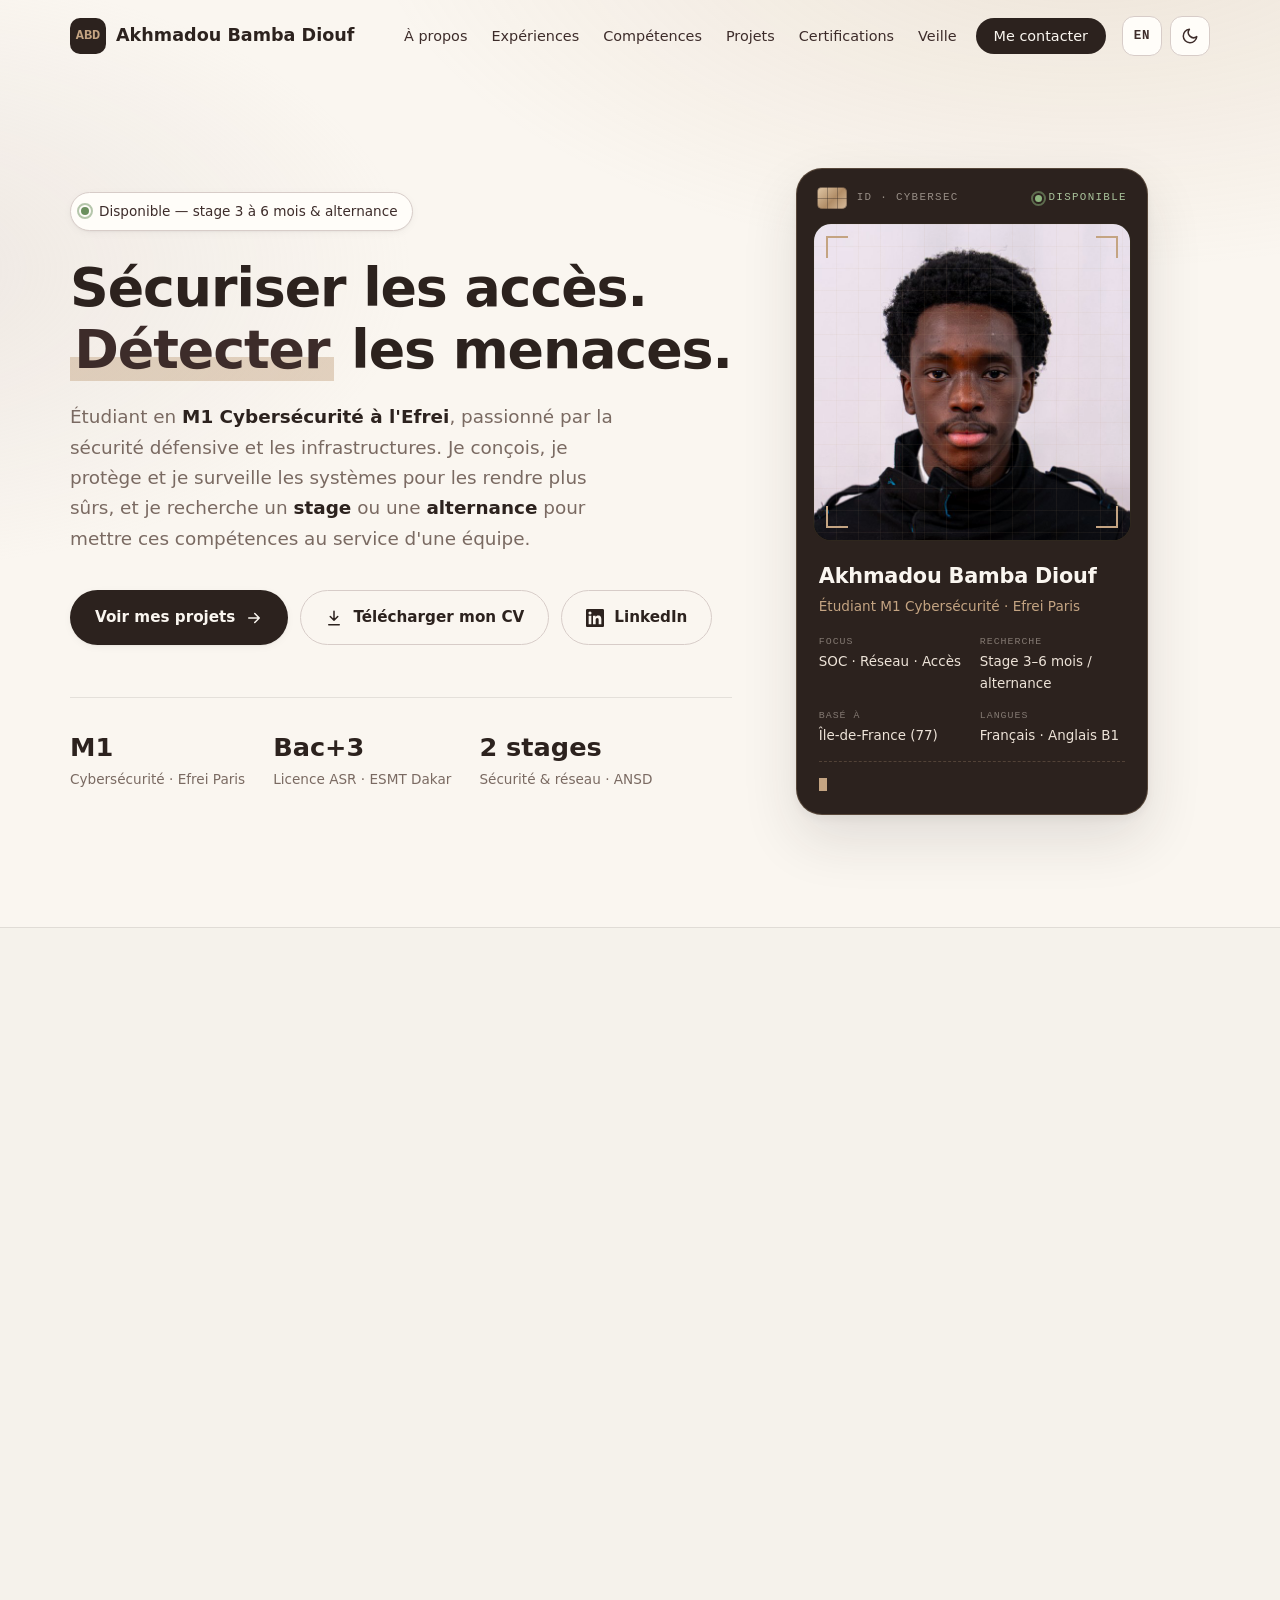
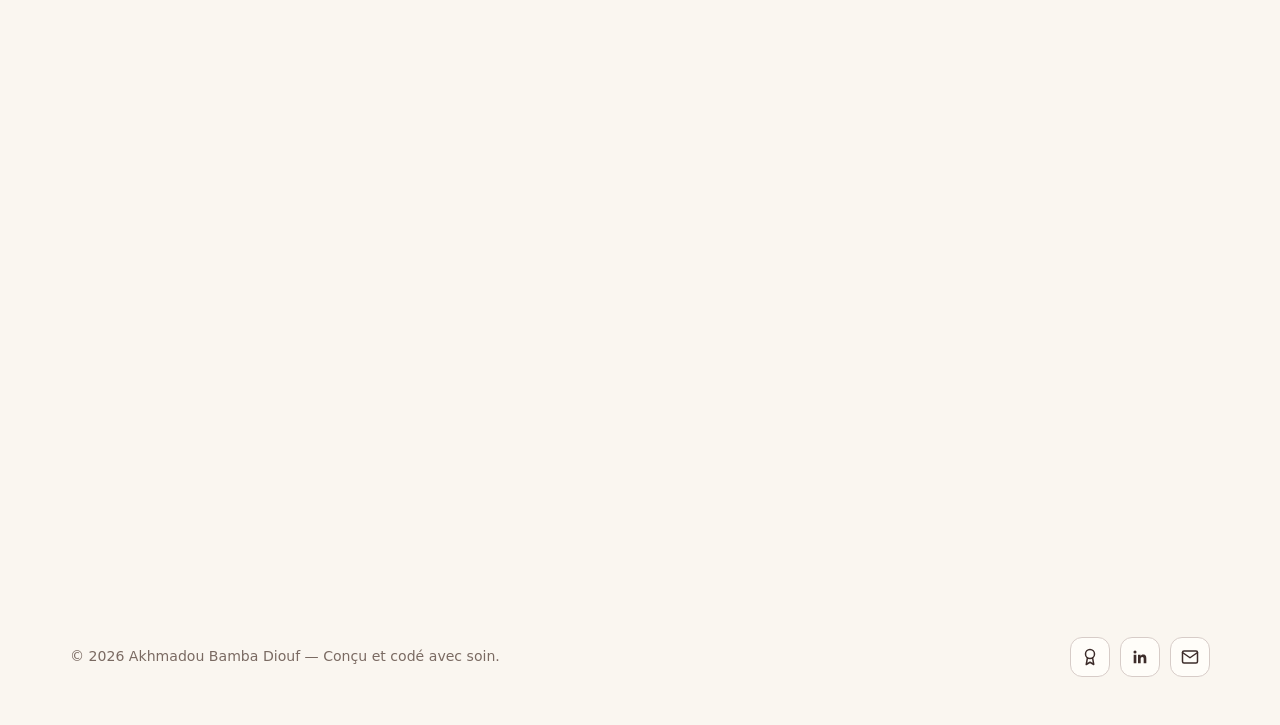
<file: index.html>
<!DOCTYPE html>
<html lang="fr">
<head>
  <meta charset="UTF-8" />
  <meta name="viewport" content="width=device-width, initial-scale=1.0" />

  <!-- Sécurité : politique de contenu restrictive (voir note en fin de fichier) -->
  <meta http-equiv="Content-Security-Policy"
        content="default-src 'self'; script-src 'self'; style-src 'self' https://fonts.googleapis.com; font-src https://fonts.gstatic.com; img-src 'self' data:; connect-src 'self' https://formspree.io; form-action 'self' https://formspree.io; base-uri 'self'; object-src 'none'; upgrade-insecure-requests" />
  <meta name="referrer" content="strict-origin-when-cross-origin" />

  <title>Akhmadou Bamba Diouf — Cybersécurité & Sécurité des Réseaux</title>
  <meta name="description" content="Portfolio de Akhmadou Bamba Diouf, étudiant en M1 Cybersécurité & IA. Recherche d'alternance et de stage en cybersécurité : SOC, détection, sécurité réseau." />
  <meta name="theme-color" content="#FAF6F0" />
  <link rel="icon" href="assets/favicon.svg" type="image/svg+xml" />

  <link rel="preconnect" href="https://fonts.googleapis.com" />
  <link rel="preconnect" href="https://fonts.gstatic.com" crossorigin />
  <link href="https://fonts.googleapis.com/css2?family=Inter:wght@400;500;600&family=Space+Grotesk:wght@500;600;700&family=JetBrains+Mono:wght@400;500&display=swap" rel="stylesheet" />

  <link rel="alternate" hreflang="fr" href="index.html" />
  <link rel="alternate" hreflang="en" href="en.html" />
  <script src="assets/theme.js"></script>
  <link rel="stylesheet" href="assets/style.css" />
</head>

<body>
  <a href="#main" class="skip-link">Aller au contenu</a>

  <!-- Curseur personnalisé -->
  <div class="cy-grid" aria-hidden="true"></div>
  <div class="cy-reticle" aria-hidden="true"><i></i><i></i><i></i><i></i><b></b></div>
  <div class="cy-dot" aria-hidden="true"></div>
  <div class="cy-label" aria-hidden="true"></div>

  <!-- ============ NAVIGATION ============ -->
  <header class="nav" id="nav">
    <div class="container nav__inner">
      <a href="#accueil" class="logo" aria-label="Retour à l'accueil">
        <span class="logo__mark">ABD</span>
        <span class="logo__name">Akhmadou Bamba Diouf</span>
      </a>
      <nav aria-label="Navigation principale">
        <ul class="nav__links" id="navLinks">
          <li><a href="#apropos">À propos</a></li>
          <li><a href="#experiences">Expériences</a></li>
          <li><a href="#competences">Compétences</a></li>
          <li><a href="#projets">Projets</a></li>
          <li><a href="#certifications">Certifications</a></li>
          <li><a href="#veille">Veille</a></li>
          <li><a href="#contact" class="nav__cta">Me contacter</a></li>
        </ul>
      </nav>
      <div class="nav__tools">
        <a class="tool-btn lang-switch" href="en.html" hreflang="en" lang="en" aria-label="English version">EN</a>
        <button class="tool-btn theme-toggle" type="button" aria-label="Activer le mode sombre" aria-pressed="false">
          <svg class="i-moon" viewBox="0 0 24 24" fill="none" stroke="currentColor" stroke-width="2" stroke-linecap="round" stroke-linejoin="round" aria-hidden="true"><path d="M21 12.8A9 9 0 1 1 11.2 3a7 7 0 0 0 9.8 9.8z"/></svg>
          <svg class="i-sun" viewBox="0 0 24 24" fill="none" stroke="currentColor" stroke-width="2" stroke-linecap="round" stroke-linejoin="round" aria-hidden="true"><circle cx="12" cy="12" r="4"/><path d="M12 2v2M12 20v2M4.9 4.9l1.4 1.4M17.7 17.7l1.4 1.4M2 12h2M20 12h2M4.9 19.1l1.4-1.4M17.7 6.3l1.4-1.4"/></svg>
        </button>
      </div>
      <button class="nav__toggle" id="navToggle" aria-label="Ouvrir le menu" aria-expanded="false" aria-controls="navLinks">
        <span></span>
      </button>
    </div>
  </header>

  <main id="main">

    <!-- ============ HERO ============ -->
    <section class="hero" id="accueil">
      <div class="container hero__grid">
        <div>
          <span class="status reveal"><span class="status__dot"></span>Disponible — stage 3 à 6 mois &amp; alternance</span>

          <h1 class="reveal" data-delay="1">
            <span class="nw">Sécuriser les accès.</span><br /><span class="nw"><em>Détecter</em> les menaces.</span>
          </h1>

          <p class="hero__lead reveal" data-delay="2">
            Étudiant en <strong>M1 Cybersécurité à l'Efrei</strong>, passionné par la sécurité défensive et les
            infrastructures. Je conçois, je protège et je surveille les systèmes pour les rendre plus
            sûrs, et je recherche un <strong>stage</strong> ou une <strong>alternance</strong> pour mettre ces compétences au service d'une équipe.
          </p>

          <div class="hero__actions reveal" data-delay="3">
            <a href="#projets" class="btn btn--primary">
              Voir mes projets
              <svg viewBox="0 0 24 24" fill="none" stroke="currentColor" stroke-width="2" stroke-linecap="round" stroke-linejoin="round" aria-hidden="true"><path d="M5 12h14M13 6l6 6-6 6"/></svg>
            </a>
            <!-- Place ton CV dans le même dossier sous le nom cv-akhmadou-bamba-diouf.pdf -->
            <a href="cv-akhmadou-bamba-diouf.pdf" class="btn btn--ghost" download>
              <svg viewBox="0 0 24 24" fill="none" stroke="currentColor" stroke-width="2" stroke-linecap="round" stroke-linejoin="round" aria-hidden="true"><path d="M12 3v12M7 10l5 5 5-5M5 21h14"/></svg>
              Télécharger mon CV
            </a>
            <a href="https://www.linkedin.com/in/akhmadou-diouf" class="btn btn--ghost" target="_blank" rel="noopener noreferrer">
              <svg viewBox="0 0 24 24" fill="currentColor" aria-hidden="true"><path d="M20.45 20.45h-3.55v-5.57c0-1.33-.03-3.04-1.85-3.04-1.85 0-2.14 1.45-2.14 2.94v5.67H9.35V9h3.41v1.56h.05c.48-.9 1.64-1.85 3.37-1.85 3.6 0 4.27 2.37 4.27 5.46v6.28zM5.34 7.43a2.06 2.06 0 1 1 0-4.12 2.06 2.06 0 0 1 0 4.12zM7.12 20.45H3.56V9h3.56v11.45zM22.22 0H1.77C.79 0 0 .77 0 1.73v20.54C0 23.23.79 24 1.77 24h20.45c.98 0 1.78-.77 1.78-1.73V1.73C24 .77 23.2 0 22.22 0z"/></svg>
              LinkedIn
            </a>
          </div>

          <div class="hero__meta reveal" data-delay="3">
            <div><b>M1</b><span>Cybersécurité · Efrei Paris</span></div>
            <div><b>Bac+3</b><span>Licence ASR · ESMT Dakar</span></div>
            <div><b>2 stages</b><span>Sécurité &amp; réseau · ANSD</span></div>
          </div>
        </div>

        <!-- Carte profil animée -->
        <div class="idcard-wrap reveal" data-delay="2">
          <div class="idcard" id="idcard">
            <div class="idcard__top" aria-hidden="true">
              <span class="idcard__chip"></span>
              <span>ID · CYBERSEC</span>
              <span class="idcard__live"><i></i>DISPONIBLE</span>
            </div>
            <div class="idcard__photo">
              <img src="assets/photo.jpg" alt="Portrait d'Akhmadou Bamba Diouf" width="640" height="640" decoding="async" />
              <span class="idcard__scan" aria-hidden="true"></span>
              <i class="idcard__c idcard__c--1" aria-hidden="true"></i><i class="idcard__c idcard__c--2" aria-hidden="true"></i>
              <i class="idcard__c idcard__c--3" aria-hidden="true"></i><i class="idcard__c idcard__c--4" aria-hidden="true"></i>
            </div>
            <div class="idcard__body">
              <p class="idcard__name">Akhmadou Bamba Diouf</p>
              <p class="idcard__role">Étudiant M1 Cybersécurité · Efrei Paris</p>
              <dl class="idcard__info">
              <div><dt>Focus</dt><dd>SOC · Réseau · Accès</dd></div>
              <div><dt>Recherche</dt><dd>Stage 3–6 mois / alternance</dd></div>
              <div><dt>Basé à</dt><dd>Île-de-France (77)</dd></div>
              <div><dt>Langues</dt><dd>Français · Anglais B1</dd></div>
              </dl>
              <p class="idcard__status" aria-hidden="true"><span id="idStatus"></span><span class="cursor"></span></p>
            </div>
          </div>
        </div>
      </div>
    </section>

    <!-- ============ À PROPOS ============ -->
    <section class="section section--alt" id="apropos">
      <div class="container about">
        <div class="about__text">
          <div class="section-head section-head--tight reveal">
            <span class="eyebrow">À propos</span>
            <h2>La défense comme terrain de jeu.</h2>
          </div>
          <p class="reveal">
            Passionné par la <strong>sécurité défensive</strong> et les <strong>infrastructures</strong>,
            j'aime comprendre comment un système fonctionne pour mieux le protéger, du réseau jusqu'à la
            corrélation d'événements dans un SIEM.
          </p>
          <p class="reveal">
            Après une licence en Administration et Sécurité des Réseaux à l'<strong>ESMT Dakar</strong>,
            j'ai déployé et durci une plateforme <strong>SIEM Wazuh</strong> à l'ANSD (Sénégal). Aujourd'hui en
            Mastère Cybersécurité à l'<strong>Efrei Paris</strong>, je travaille sur la gestion des accès à
            privilèges, la détection d'intrusions et la sécurité applicative.
          </p>
          <p class="reveal">
            Je recherche un <strong>stage de 3 à 6 mois</strong> ou une <strong>alternance</strong> en
            administration systèmes et réseaux sécurisés, en SOC ou en sécurité des infrastructures.
          </p>
          <ul class="facts reveal">
            <li><span>Localisation</span>Seine-et-Marne (77)</li>
            <li><span>Mobilité</span>Île-de-France · Permis B</li>
            <li><span>Langues</span>Français (natif) · Anglais (B1)</li>
            <li><span>Disponibilité</span>Immédiate</li>
          </ul>
        </div>

        <ol class="timeline">
          <li class="timeline__item is-current reveal">
            <span class="timeline__date">Depuis 2026</span>
            <h3>Mastère Cybersécurité (M1) — Efrei Paris</h3>
            <p>Villejuif. Gestion des accès à privilèges, détection, sécurité applicative, IA appliquée à la sécurité.</p>
          </li>
          <li class="timeline__item reveal" data-delay="1">
            <span class="timeline__date">2022 — 2025</span>
            <h3>Licence Administration &amp; Sécurité des Réseaux — ESMT Dakar</h3>
            <p>Routage, commutation, services réseau, administration Linux/Windows. Mémoire : solution IDS/SIEM centralisée.</p>
          </li>
          <li class="timeline__item reveal" data-delay="2">
            <span class="timeline__date">2024 — 2025</span>
            <h3>Certifications Cisco Networking Academy</h3>
            <p>CCNA Introduction to Networks, CCNA ENSA et Cisco Network Security.</p>
          </li>
        </ol>
      </div>
    </section>

    <!-- ============ EXPÉRIENCES ============ -->
    <section class="section" id="experiences">
      <div class="container">
        <div class="section-head reveal">
          <span class="eyebrow">Expériences</span>
          <h2>Sur le terrain.</h2>
          <p>Deux stages à l'Agence Nationale de la Statistique et de la Démographie (ANSD, Sénégal), au sein de la Direction des Systèmes d'Information.</p>
        </div>

        <div class="xp">
          <article class="xp-card reveal">
            <div class="xp-card__side">
              <span class="xp-card__date">Déc. 2025 — Févr. 2026</span>
              <strong>ANSD · DSID</strong>
              <span>Dakar, Sénégal</span>
              <span class="badge">Rattaché au RSSI</span>
            </div>
            <div>
              <h3>Stagiaire Administration Systèmes &amp; Sécurité Réseau</h3>
              <p class="xp-card__ctx">Mise en place d'une supervision de sécurité centralisée des serveurs et équipements de l'agence, en complément de la supervision de disponibilité existante.</p>
              <ul class="project__points">
                <li>Déploiement en binôme d'un SIEM Wazuh All-in-One sur Ubuntu 22.04, dimensionné pour 25 agents et 90 jours de rétention</li>
                <li>Agents Windows et Linux répartis en 3 groupes avec configuration centralisée ; équipements réseau via Syslog</li>
                <li>Modules vulnérabilités (CVE), intégrité des fichiers (FIM), conformité CIS (SCA) et MITRE ATT&amp;CK</li>
                <li>Durcissement ANSSI / CIS Level 1 : UFW en refus par défaut, SSH, PAM, Fail2Ban, TLS</li>
                <li>Script Python d'alertes e-mail HTML personnalisées et plan de sauvegarde / restauration documenté</li>
              </ul>
              <div class="xp-result"><strong>Résultat</strong>Supervision centralisée des serveurs Windows et Linux sur une plateforme durcie et documentée.</div>
            </div>
          </article>

          <article class="xp-card reveal">
            <div class="xp-card__side">
              <span class="xp-card__date">Juin — Juil. 2024</span>
              <strong>ANSD</strong>
              <span>Dakar, Sénégal</span>
              <span class="badge">Équipe réseau &amp; sécurité</span>
            </div>
            <div>
              <h3>Stagiaire Administration Réseau &amp; Sécurité</h3>
              <p class="xp-card__ctx">Renfort de l'équipe réseau et sécurité sur l'exploitation quotidienne de l'infrastructure.</p>
              <ul class="project__points">
                <li>Administration du réseau LAN/WAN et résolution d'incidents réseau et systèmes N1/N2</li>
                <li>Configuration de pare-feux Fortinet et pfSense, assistance au déploiement de VPN sécurisés</li>
                <li>Suivi du monitoring, analyses de vulnérabilités et sensibilisation des utilisateurs</li>
              </ul>
              <div class="xp-result"><strong>Résultat</strong>Incidents N1/N2 pris en charge et utilisateurs sensibilisés aux bonnes pratiques de sécurité.</div>
            </div>
          </article>
        </div>
      </div>
    </section>

    <!-- ============ COMPÉTENCES ============ -->
    <section class="section section--alt" id="competences">
      <div class="container">
        <div class="section-head reveal">
          <span class="eyebrow">Compétences</span>
          <h2>Ma boîte à outils.</h2>
          <p>Les technologies que j'ai pratiquées en stage, en projet et en lab.</p>
        </div>

        <div class="skills">
          <article class="skill-card reveal">
            <div class="icon"><svg viewBox="0 0 24 24" fill="none" stroke="currentColor" stroke-width="2" stroke-linecap="round" stroke-linejoin="round" aria-hidden="true"><path d="M12 2l8 4v6c0 5-3.5 9-8 10-4.5-1-8-5-8-10V6l8-4z"/><path d="M9 12l2 2 4-4"/></svg></div>
            <h3>Supervision &amp; détection</h3>
            <p>SIEM, IDS et analyse des événements de sécurité.</p>
            <div class="badges"><span class="badge">Wazuh</span><span class="badge">Stack ELK</span><span class="badge">Suricata</span><span class="badge">Snort</span><span class="badge">Analyse de logs</span><span class="badge">MITRE ATT&amp;CK</span><span class="badge">FIM</span><span class="badge">SCA</span><span class="badge">Gestion des vulnérabilités</span></div>
          </article>

          <article class="skill-card reveal" data-delay="1">
            <div class="icon"><svg viewBox="0 0 24 24" fill="none" stroke="currentColor" stroke-width="2" stroke-linecap="round" stroke-linejoin="round" aria-hidden="true"><path d="M4 17l6-6-6-6M12 19h8"/></svg></div>
            <h3>Systèmes &amp; durcissement</h3>
            <p>Administration et sécurisation des serveurs.</p>
            <div class="badges"><span class="badge">Linux (Ubuntu, Debian)</span><span class="badge">Windows Server 2022</span><span class="badge">Active Directory</span><span class="badge">DNS</span><span class="badge">ANSSI / CIS</span><span class="badge">PAM</span><span class="badge">UFW</span><span class="badge">Fail2Ban</span></div>
          </article>

          <article class="skill-card reveal" data-delay="2">
            <div class="icon"><svg viewBox="0 0 24 24" fill="none" stroke="currentColor" stroke-width="2" stroke-linecap="round" stroke-linejoin="round" aria-hidden="true"><rect x="3" y="11" width="18" height="10" rx="2"/><path d="M7 11V7a5 5 0 0 1 10 0v4"/></svg></div>
            <h3>Accès &amp; identités</h3>
            <p>Bastion, authentification forte et moindre privilège.</p>
            <div class="badges"><span class="badge">Apache Guacamole</span><span class="badge">Bastion / PAM</span><span class="badge">LDAP</span><span class="badge">MFA (TOTP)</span><span class="badge">Nginx / TLS</span><span class="badge">SSH</span><span class="badge">RDP</span></div>
          </article>

          <article class="skill-card reveal">
            <div class="icon"><svg viewBox="0 0 24 24" fill="none" stroke="currentColor" stroke-width="2" stroke-linecap="round" stroke-linejoin="round" aria-hidden="true"><rect x="2" y="3" width="20" height="6" rx="2"/><rect x="2" y="15" width="20" height="6" rx="2"/><path d="M6 6h.01M6 18h.01M12 9v6"/></svg></div>
            <h3>Réseaux &amp; pare-feux</h3>
            <p>Conception, segmentation et filtrage.</p>
            <div class="badges"><span class="badge">LAN / WAN</span><span class="badge">VLAN</span><span class="badge">DMZ</span><span class="badge">VPN</span><span class="badge">Cisco</span><span class="badge">pfSense</span><span class="badge">Fortinet</span><span class="badge">Wireshark</span></div>
          </article>

          <article class="skill-card reveal" data-delay="1">
            <div class="icon"><svg viewBox="0 0 24 24" fill="none" stroke="currentColor" stroke-width="2" stroke-linecap="round" stroke-linejoin="round" aria-hidden="true"><circle cx="11" cy="11" r="7"/><path d="M21 21l-4.3-4.3M11 8v6M8 11h6"/></svg></div>
            <h3>Sécurité offensive &amp; applicative</h3>
            <p>Tester pour mieux défendre.</p>
            <div class="badges"><span class="badge">Kali Linux</span><span class="badge">Nmap</span><span class="badge">Hydra</span><span class="badge">OWASP Top 10</span><span class="badge">DAST / fuzzing d'API</span><span class="badge">TryHackMe</span></div>
          </article>

          <article class="skill-card reveal" data-delay="2">
            <div class="icon"><svg viewBox="0 0 24 24" fill="none" stroke="currentColor" stroke-width="2" stroke-linecap="round" stroke-linejoin="round" aria-hidden="true"><path d="M16 18l6-6-6-6M8 6l-6 6 6 6"/></svg></div>
            <h3>Scripting &amp; virtualisation</h3>
            <p>Automatiser et monter des labs.</p>
            <div class="badges"><span class="badge">Python</span><span class="badge">Bash</span><span class="badge">Docker</span><span class="badge">Docker Compose</span><span class="badge">VirtualBox</span><span class="badge">VMware</span><span class="badge">Hyper-V</span></div>
          </article>
        </div>
      </div>
    </section>

    <!-- ============ PROJETS ============ -->
    <section class="section" id="projets">
      <div class="container">
        <div class="section-head reveal">
          <span class="eyebrow">Projets phares</span>
          <h2>Des labs aux cas concrets.</h2>
          <p>Une sélection de projets où j'ai conçu, déployé et testé des dispositifs de sécurité de bout en bout.</p>
        </div>

        <div class="projects">
          <!-- Projet phare — Bastion -->
          <article class="project project--featured reveal">
            <div class="project__visual project__visual--diagram" aria-hidden="true">
              <span class="log-line dim">// architecture — lab VirtualBox</span>
              <svg class="arch" viewBox="0 0 520 250" role="img">
                <defs>
                  <marker id="arr" viewBox="0 0 8 8" refX="7" refY="4" markerWidth="6" markerHeight="6" orient="auto"><path d="M0 0L8 4L0 8z" fill="#C4A482"/></marker>
                </defs>
                <!-- flux -->
                <path class="flow" d="M96 125 H182" marker-end="url(#arr)"/>
                <path class="flow" d="M318 95 H335 V45 H380" marker-end="url(#arr)"/>
                <path class="flow" d="M318 118 H380" marker-end="url(#arr)"/>
                <path class="flow flow--ldap" d="M318 138 H380"/>
                <path class="flow" d="M318 160 H335 V205 H380" marker-end="url(#arr)"/>
                <text class="lbl" x="139" y="116" text-anchor="middle">HTTPS</text>
                <text class="lbl" x="344" y="39">SSH</text>
                <text class="lbl" x="344" y="112">RDP</text>
                <text class="lbl lbl--ldap" x="344" y="153">LDAP</text>
                <text class="lbl" x="344" y="199">RDP</text>
                <!-- noeuds -->
                <g class="node"><rect x="10" y="100" width="86" height="50" rx="10"/><text x="53" y="122" text-anchor="middle" class="t">Client</text><text x="53" y="138" text-anchor="middle" class="s">navigateur</text></g>
                <g class="node node--core"><rect x="186" y="82" width="132" height="86" rx="12"/><text x="252" y="108" text-anchor="middle" class="t">BASTION</text><text x="252" y="126" text-anchor="middle" class="s">Guacamole · guacd</text><text x="252" y="141" text-anchor="middle" class="s">Nginx TLS · MFA</text><text x="252" y="156" text-anchor="middle" class="s">Debian 12</text></g>
                <g class="node"><rect x="384" y="22" width="126" height="46" rx="10"/><text x="447" y="42" text-anchor="middle" class="t">SRV-WEB</text><text x="447" y="57" text-anchor="middle" class="s">Linux · .242</text></g>
                <g class="node"><rect x="384" y="102" width="126" height="46" rx="10"/><text x="447" y="122" text-anchor="middle" class="t">SRV-WIN-AD</text><text x="447" y="137" text-anchor="middle" class="s">AD DS · DNS · .76</text></g>
                <g class="node"><rect x="384" y="182" width="126" height="46" rx="10"/><text x="447" y="202" text-anchor="middle" class="t">Poste Windows</text><text x="447" y="217" text-anchor="middle" class="s">Utilisateur · .77</text></g>
              </svg>
              <span class="tag-float">PAM · Accès à privilèges</span>
            </div>
            <div class="project__body">
              <span class="project__kicker">Projet Efrei · Bastion d'administration</span>
              <h3>Bastion d'administration sécurisé avec Apache Guacamole</h3>
              <p>Un point d'entrée unique, en HTTPS depuis un simple navigateur, pour administrer une infrastructure Linux et Windows Active Directory sans exposer directement SSH et RDP.</p>
              <ul class="project__points">
                <li>Reverse proxy Nginx avec chiffrement TLS devant Guacamole (guacd, Tomcat, MariaDB)</li>
                <li>Identités centralisées : Active Directory via LDAP, MFA TOTP et SSH par clés</li>
                <li>Moindre privilège : profils admin, dev et utilisateur cloisonnés</li>
                <li>Traçabilité : historique des sessions, enregistrement et relecture</li>
              </ul>
              <div class="project__stack"><span class="badge">Apache Guacamole</span><span class="badge">Nginx</span><span class="badge">Debian 12</span><span class="badge">Windows Server 2022</span><span class="badge">Active Directory</span><span class="badge">LDAP</span><span class="badge">TOTP</span></div>
              <div class="project__links">
                <!-- Place le rapport dans le même dossier sous le nom rapport-projet-bastion.pdf -->
                <a href="rapport-projet-bastion.pdf" class="link" target="_blank" rel="noopener">
                  <svg viewBox="0 0 24 24" fill="none" stroke="currentColor" stroke-width="2" stroke-linecap="round" stroke-linejoin="round" aria-hidden="true"><path d="M14 2H6a2 2 0 0 0-2 2v16a2 2 0 0 0 2 2h12a2 2 0 0 0 2-2V8z"/><path d="M14 2v6h6M8 13h8M8 17h5"/></svg>
                  Lire le rapport (PDF)
                </a>
                <a href="#contact" class="link">En discuter</a>
              </div>
            </div>
          </article>

          <!-- Projet — SIEM Wazuh ANSD -->
          <article class="project project--featured project--reverse reveal">
            <div class="project__visual" aria-hidden="true">
              <span class="log-line dim">// wazuh-manager — ANSD (Ubuntu 22.04)</span>
              <span class="log-line"><span class="lvl-lo">$</span> ufw default deny incoming</span>
              <span class="log-line"><span class="lvl-lo">$</span> ufw allow 1514/tcp &nbsp;<span class="dim"># agents (TLS)</span></span>
              <span class="log-line"><span class="lvl-lo">$</span> ufw allow 514/udp &nbsp;&nbsp;<span class="dim"># syslog réseau</span></span>
              <span class="log-line dim">&nbsp;</span>
              <span class="log-line"><span class="lvl-md">[group]</span> SRV_LINUX_PROD &nbsp;· FIM /etc · sudo · SSH</span>
              <span class="log-line"><span class="lvl-md">[group]</span> SRV_WINDOWS &nbsp;&nbsp;&nbsp;&nbsp;· registre · RDP</span>
              <span class="log-line"><span class="lvl-md">[group]</span> INFRA_DEVICES &nbsp;&nbsp;· syslog agentless</span>
              <span class="log-line dim">&nbsp;</span>
              <span class="log-line"><span class="lvl-hi">[lvl 10]</span> T1110 SSH brute force → alerte e-mail</span>
              <span class="log-line"><span class="lvl-md">[SCA]</span>&nbsp;&nbsp; CIS Ubuntu L1 — score de conformité</span>
              <span class="tag-float">SIEM · Stage</span>
            </div>
            <div class="project__body">
              <span class="project__kicker">Stage · ANSD (Sénégal) · 2026</span>
              <h3>Supervision de sécurité centralisée avec Wazuh</h3>
              <p>Déploiement d'un SIEM souverain pour donner à la DSID une visibilité sécurité sur ses serveurs Linux, Windows et ses équipements réseau.</p>
              <ul class="project__points">
                <li>Architecture All-in-One (manager, indexer, dashboard) dimensionnée pour 25 agents</li>
                <li>3 groupes d'agents avec politiques dédiées, poussées depuis le serveur</li>
                <li>Détection CVE, FIM, SCA (CIS) et mapping MITRE ATT&amp;CK</li>
                <li>Serveur durci (UFW deny-all, TLS) et PRA documenté</li>
              </ul>
              <div class="project__stack"><span class="badge">Wazuh</span><span class="badge">Ubuntu 22.04</span><span class="badge">Windows Server</span><span class="badge">Syslog</span><span class="badge">Python</span><span class="badge">UFW</span></div>
              <div class="project__links">
                <a href="rapport-stage-wazuh.pdf" class="link" target="_blank" rel="noopener">
                  <svg viewBox="0 0 24 24" fill="none" stroke="currentColor" stroke-width="2" stroke-linecap="round" stroke-linejoin="round" aria-hidden="true"><path d="M14 2H6a2 2 0 0 0-2 2v16a2 2 0 0 0 2 2h12a2 2 0 0 0 2-2V8z"/><path d="M14 2v6h6M8 13h8M8 17h5"/></svg>
                  Rapport de stage (PDF anonymisé)
                </a>
                <a href="#experiences" class="link">Voir l'expérience</a>
                <a href="#contact" class="link">En discuter</a>
              </div>
            </div>
          </article>

          <!-- Projet — IDS/SIEM (mémoire) -->
          <article class="project reveal">
            <div class="project__visual" aria-hidden="true">
              <span class="log-line dim">// suricata eve.json → wazuh / ELK</span>
              <span class="log-line"><span class="lvl-hi">ALERT</span> ET SCAN Nmap -sS depuis kali</span>
              <span class="log-line"><span class="lvl-hi">ALERT</span> SSH brute force (hydra) → T1110</span>
              <span class="log-line"><span class="lvl-md">ALERT</span> ET SCAN Nmap version detection</span>
              <span class="log-line"><span class="lvl-lo">TUNE</span>&nbsp; ratio signal / bruit analysé</span>
              <span class="tag-float">NIDS → SIEM</span>
            </div>
            <div class="project__body">
              <span class="project__kicker">Mémoire de fin d'études · ESMT Dakar · 2025</span>
              <h3>Solution IDS / SIEM centralisée</h3>
              <p>Une chaîne de détection qui relie la sonde réseau Suricata à Wazuh et à la Stack ELK, avec ingestion automatisée du flux eve.json.</p>
              <ul class="project__points">
                <li>3 scénarios d'attaque depuis Kali Linux : scans Nmap, brute-force SSH avec Hydra</li>
                <li>Alertes mappées sur MITRE ATT&amp;CK et recommandations de tuning des règles</li>
              </ul>
              <div class="project__stack"><span class="badge">Suricata</span><span class="badge">Wazuh</span><span class="badge">Stack ELK</span><span class="badge">Kali Linux</span></div>
              <div class="project__links"><a href="#contact" class="link">En discuter</a></div>
            </div>
          </article>

          <!-- Projet — CinéLab OWASP A06 -->
          <article class="project reveal" data-delay="1">
            <div class="project__visual" aria-hidden="true">
              <span class="log-line dim">// tools_auditor → sut_cinelab:5000</span>
              <span class="log-line"><span class="lvl-md">SCAN 1</span> POST /api/reserve ×3 (15 places)</span>
              <span class="log-line"><span class="lvl-hi">VULN</span>&nbsp;&nbsp; 45/50 places réservées · HTTP 200</span>
              <span class="log-line"><span class="lvl-md">SCAN 2</span> mode correctif activé</span>
              <span class="log-line"><span class="lvl-lo">FIXED</span>&nbsp; quota serveur → HTTP 400</span>
              <span class="tag-float">OWASP A06</span>
            </div>
            <div class="project__body">
              <span class="project__kicker">TP individuel · Sécurité applicative · Efrei Paris</span>
              <h3>Audit d'une faille de conception : CinéLab</h3>
              <p>Une application Flask de réservation limitait à 15 places par commande, mais uniquement côté navigateur. En appelant directement l'API, un seul attaquant pouvait réserver 45 places sur 50.</p>
              <ul class="project__points">
                <li>Script DAST ciblé (fuzzing de limites) dans un conteneur d'audit dédié</li>
                <li>Correctif : quota vérifié côté serveur, attaque rejetée en HTTP 400</li>
              </ul>
              <div class="project__stack"><span class="badge">Docker Compose</span><span class="badge">Python</span><span class="badge">Flask</span><span class="badge">API REST</span><span class="badge">OWASP A06:2025</span></div>
              <div class="project__links"><a href="#contact" class="link">En discuter</a></div>
            </div>
          </article>
        </div>
      </div>
    </section>

    <!-- ============ CERTIFICATIONS ============ -->
    <section class="section section--alt" id="certifications">
      <div class="container">
        <div class="section-head reveal">
          <span class="eyebrow">Certifications</span>
          <h2>Des compétences validées.</h2>
          <p>Certifications obtenues via Cisco Networking Academy, vérifiables sur Credly.</p>
        </div>

        <div class="certs">
          <article class="cert reveal">
            <div class="cert__seal"><svg viewBox="0 0 24 24" fill="none" stroke="currentColor" stroke-width="2" stroke-linecap="round" stroke-linejoin="round" aria-hidden="true"><path d="M12 2l8 4v6c0 5-3.5 9-8 10-4.5-1-8-5-8-10V6l8-4z"/></svg></div>
            <span class="cert__issuer">Cisco</span>
            <h3>Network Security</h3>
            <div class="cert__foot"><span>2025</span><a href="https://www.credly.com/users/bamba-diouf.29cd99c4" target="_blank" rel="noopener noreferrer">Vérifier ↗</a></div>
          </article>

          <article class="cert reveal" data-delay="1">
            <div class="cert__seal"><svg viewBox="0 0 24 24" fill="none" stroke="currentColor" stroke-width="2" stroke-linecap="round" stroke-linejoin="round" aria-hidden="true"><path d="M7 7h10v10H7z"/><path d="M3 12h4M17 12h4M12 3v4M12 17v4"/></svg></div>
            <span class="cert__issuer">Cisco · CCNA</span>
            <h3>Enterprise Networking, Security, and Automation</h3>
            <div class="cert__foot"><span>2024</span><a href="https://www.credly.com/users/bamba-diouf.29cd99c4" target="_blank" rel="noopener noreferrer">Vérifier ↗</a></div>
          </article>

          <article class="cert reveal" data-delay="2">
            <div class="cert__seal"><svg viewBox="0 0 24 24" fill="none" stroke="currentColor" stroke-width="2" stroke-linecap="round" stroke-linejoin="round" aria-hidden="true"><circle cx="12" cy="12" r="3"/><path d="M12 2v4M12 18v4M2 12h4M18 12h4M5 5l2.8 2.8M16.2 16.2L19 19M5 19l2.8-2.8M16.2 7.8L19 5"/></svg></div>
            <span class="cert__issuer">Cisco · CCNA</span>
            <h3>Introduction to Networks</h3>
            <div class="cert__foot"><span>Cisco NetAcad</span><a href="https://www.credly.com/users/bamba-diouf.29cd99c4" target="_blank" rel="noopener noreferrer">Vérifier ↗</a></div>
          </article>
        </div>
      </div>
    </section>

    <!-- ============ VEILLE TECHNOLOGIQUE ============ -->
    <section class="section section--alt" id="veille">
      <div class="container">
        <div class="watch__top">
          <div class="section-head reveal">
            <span class="eyebrow">Veille technologique</span>
            <h2>L'actualité cyber, vue côté défense.</h2>
            <p>Je suis chaque semaine les vulnérabilités exploitées, les campagnes d'attaque et la réglementation, avec ce que j'en retiens en tant que défenseur.</p>
          </div>
          <span class="watch__updated reveal">Mise à jour : 8 novembre 2026</span>
        </div>

        <div class="filters reveal" role="group" aria-label="Filtrer la veille">
          <button class="filter" type="button" data-filter="all" aria-pressed="true">Tout</button>
          <button class="filter" type="button" data-filter="vuln" aria-pressed="false">Vulnérabilités</button>
          <button class="filter" type="button" data-filter="threat" aria-pressed="false">Menaces</button>
          <button class="filter" type="button" data-filter="reg" aria-pressed="false">Réglementation</button>
          <button class="filter" type="button" data-filter="event" aria-pressed="false">Événements</button>
        </div>

        <div class="news">
          <article class="news-card reveal" data-cat="vuln">
            <div class="news-card__visual" aria-hidden="true">
              <span class="news-card__icon"><svg viewBox="0 0 48 48" fill="none" stroke="currentColor" stroke-width="1.6" stroke-linecap="round" stroke-linejoin="round"><rect x="4" y="16" width="40" height="16" rx="3"/><path d="M10 22h3M16 22h3M22 22h3M28 22h3"/><path d="M10 27h3M16 27h3M22 27h3M28 27h3"/><circle cx="38" cy="24.5" r="1.6"/><path d="M14 16v-5M24 16v-5M34 16v-5"/></svg></span>
              <span class="news-card__id"><b>CVE-2026-107441</b><small>Zyxel GS1900 · ~1 000 switchs</small></span>
            </div>
            <div class="news-card__meta"><span class="news-card__cat">Vulnérabilité · Réseau</span><span class="sev sev--crit">Exploitée</span></div>
            <h3>Zyxel : une zero-day a permis de compromettre près de 1 000 switchs GS1900</h3>
            <p>La CVE-2026-107441 touche l'interface web d'administration et permet d'exécuter des commandes sans authentification. Les attaquants ont volé configurations et identifiants.</p>
            <div class="news-card__take"><strong>Mon analyse</strong>Une interface d'administration ne devrait jamais être exposée : VLAN de management dédié, ACL et inventaire des firmwares.</div>
            <a class="link" href="https://www.bleepingcomputer.com/news/security/zyxel-fixes-zero-day-exploited-to-hack-nearly-1-000-network-switches/" target="_blank" rel="noopener noreferrer">BleepingComputer · 4 nov. 2026 ↗</a>
          </article>

          <article class="news-card reveal" data-delay="1" data-cat="vuln">
            <div class="news-card__visual" aria-hidden="true">
              <span class="news-card__icon"><svg viewBox="0 0 48 48" fill="none" stroke="currentColor" stroke-width="1.6" stroke-linecap="round" stroke-linejoin="round"><rect x="6" y="10" width="36" height="28" rx="3"/><path d="M6 19h36M6 28h36M18 10v9M30 19v9M18 28v10"/><path d="M38 6l4 4M42 6l-4 4"/></svg></span>
              <span class="news-card__id"><b>CVE-2026-76418</b><small>Cisco ASA / FTD · VPN SSL</small></span>
            </div>
            <div class="news-card__meta"><span class="news-card__cat">Vulnérabilité · Cisco</span><span class="sev sev--crit">Exploitée</span></div>
            <h3>Cisco ASA / FTD : une nouvelle zero-day fait planter les VPN SSL</h3>
            <p>La CVE-2026-76418 vise les pare-feu avec le VPN SSL activé. Cisco a constaté une exploitation active en octobre 2026 et recommande de mettre à jour.</p>
            <div class="news-card__take"><strong>Mon analyse</strong>Les équipements de bordure restent la cible n°1. Il faut surveiller leurs logs dans le SIEM, pas seulement ceux des serveurs.</div>
            <a class="link" href="https://www.bleepingcomputer.com/news/security/cisco-warns-of-firewall-zero-day-exploited-to-crash-ssl-vpn-devices/" target="_blank" rel="noopener noreferrer">BleepingComputer ↗</a>
          </article>

          <article class="news-card reveal" data-delay="2" data-cat="threat">
            <div class="news-card__visual" aria-hidden="true">
              <span class="news-card__icon"><svg viewBox="0 0 48 48" fill="none" stroke="currentColor" stroke-width="1.6" stroke-linecap="round" stroke-linejoin="round"><rect x="12" y="22" width="24" height="18" rx="3"/><path d="M17 22v-6a7 7 0 0 1 14 0v6"/><path d="M24 29v4"/><path d="M4 8h10M4 13h7M34 8h10M37 13h7" stroke-dasharray="2 2"/></svg></span>
              <span class="news-card__id"><b>3 × CVE chaînées</b><small>Ivanti Connect Secure</small></span>
            </div>
            <div class="news-card__meta"><span class="news-card__cat">Menace · Accès distant</span><span class="sev sev--crit">Exploitée</span></div>
            <h3>Ivanti Connect Secure : deux nouvelles zero-days enchaînées depuis octobre</h3>
            <p>Elles ont été combinées à un contournement d'authentification. L'attaquant n'a déposé ni malware ni webshell et a falsifié les journaux pour échapper à l'outil d'intégrité d'Ivanti.</p>
            <div class="news-card__take"><strong>Mon analyse</strong>Un argument fort pour exporter les logs hors de l'équipement, en temps réel, vers un SIEM comme Wazuh.</div>
            <a class="link" href="https://mezha.net/eng/news/mezha-25da7cc19e080631d8d6f1e3_ivanti_patches_two/" target="_blank" rel="noopener noreferrer">Mezha, d'après BleepingComputer · 2 nov. 2026 ↗</a>
          </article>

          <article class="news-card reveal" data-cat="threat">
            <div class="news-card__visual" aria-hidden="true">
              <span class="news-card__icon"><svg viewBox="0 0 48 48" fill="none" stroke="currentColor" stroke-width="1.6" stroke-linecap="round" stroke-linejoin="round"><rect x="14" y="6" width="20" height="36" rx="4"/><path d="M21 37h6"/><circle cx="24" cy="20" r="6"/><path d="M24 11v4M24 25v4M15 20h4M29 20h4"/></svg></span>
              <span class="news-card__id"><b>APT29</b><small>Zero-click · iOS &amp; Android</small></span>
            </div>
            <div class="news-card__meta"><span class="news-card__cat">Menace · APT</span><span class="sev sev--high">Campagne</span></div>
            <h3>APT29 : attaques « zero-click » sur iOS et Android via des sites piégés</h3>
            <p>Sekoia attribue à APT29 une vaste campagne de « watering hole » qui vole cookies, bases de messageries et identifiants, sans interaction après la visite.</p>
            <div class="news-card__take"><strong>Mon analyse</strong>Les failles connues (n-day) suffisent face aux appareils non patchés : la gestion des mobiles fait partie du périmètre.</div>
            <a class="link" href="https://www.bleepingcomputer.com/news/security/hackers-use-n-day-exploits-in-zero-click-attacks-on-ios-android-devices/" target="_blank" rel="noopener noreferrer">BleepingComputer · 4 nov. 2026 ↗</a>
          </article>

          <article class="news-card reveal" data-delay="1" data-cat="reg">
            <div class="news-card__visual" aria-hidden="true">
              <span class="news-card__icon"><svg viewBox="0 0 48 48" fill="none" stroke="currentColor" stroke-width="1.6" stroke-linecap="round" stroke-linejoin="round"><path d="M28 5H13a3 3 0 0 0-3 3v32a3 3 0 0 0 3 3h22a3 3 0 0 0 3-3V15z"/><path d="M28 5v10h10"/><path d="M17 27l5 5 9-10"/></svg></span>
              <span class="news-card__id"><b>NIS2 · ReCyF</b><small>Référentiel ANSSI</small></span>
            </div>
            <div class="news-card__meta"><span class="news-card__cat">Réglementation · France</span><span class="sev sev--info">NIS2</span></div>
            <h3>ReCyF : le référentiel de l'ANSSI pour se conformer à NIS2</h3>
            <p>Depuis le 17 mars 2026, l'ANSSI publie le Référentiel Cyber France, qui liste les mesures recommandées pour atteindre les objectifs de sécurité de NIS2.</p>
            <div class="news-card__take"><strong>Mon analyse</strong>NIS2 élargit fortement le nombre d'entités concernées : la demande en profils SOC et conformité va continuer de croître.</div>
            <a class="link" href="https://www.journaldunet.com/cybersecurite/1551041-cybersecurite-2026-les-hackers-n-ont-plus-besoin-de-pirater-votre-entreprise-ils-s-y-connectent/" target="_blank" rel="noopener noreferrer">Journal du Net ↗</a>
          </article>

          <article class="news-card reveal" data-delay="2" data-cat="event">
            <div class="news-card__visual" aria-hidden="true">
              <span class="news-card__icon"><svg viewBox="0 0 48 48" fill="none" stroke="currentColor" stroke-width="1.6" stroke-linecap="round" stroke-linejoin="round"><rect x="6" y="10" width="36" height="32" rx="4"/><path d="M6 19h36M16 5v9M32 5v9"/><path d="M13 27h4M22 27h4M31 27h4M13 34h4M22 34h4"/></svg></span>
              <span class="news-card__id"><b>16 → 19 nov.</b><small>Cotonou · Paris</small></span>
            </div>
            <div class="news-card__meta"><span class="news-card__cat">Événement · Agenda</span><span class="sev sev--info">Novembre</span></div>
            <h3>Cyber Africa Forum (Cotonou) et Cloud &amp; Cyber Security Expo (Paris)</h3>
            <p>Deux rendez-vous ce mois-ci : le Cyber Africa Forum les 16 et 17 novembre à Cotonou, puis Cloud &amp; Cyber Security Expo les 18 et 19 novembre à Paris Expo Porte de Versailles.</p>
            <div class="news-card__take"><strong>Mon analyse</strong>Au programme : IA, NIS2, Cyber Resilience Act et géopolitique cyber. De bonnes occasions de rencontrer des recruteurs.</div>
            <a class="link" href="https://www.it-connect.fr/cloud-cyber-security-expo-paris-2026-programme/" target="_blank" rel="noopener noreferrer">IT-Connect ↗</a>
          </article>
        </div>

        <div class="sources reveal">
          <span>Mes sources de veille :</span>
          <a class="badge" href="https://www.cert.ssi.gouv.fr/" target="_blank" rel="noopener noreferrer">CERT-FR</a>
          <a class="badge" href="https://www.cisa.gov/known-exploited-vulnerabilities-catalog" target="_blank" rel="noopener noreferrer">CISA KEV</a>
          <a class="badge" href="https://www.bleepingcomputer.com/" target="_blank" rel="noopener noreferrer">BleepingComputer</a>
          <a class="badge" href="https://thehackernews.com/" target="_blank" rel="noopener noreferrer">The Hacker News</a>
          <a class="badge" href="https://www.it-connect.fr/" target="_blank" rel="noopener noreferrer">IT-Connect</a>
          <a class="badge" href="https://attack.mitre.org/" target="_blank" rel="noopener noreferrer">MITRE ATT&amp;CK</a>
        </div>
      </div>
    </section>

    <!-- ============ CONTACT ============ -->
    <section class="section" id="contact">
      <div class="container">
        <div class="contact reveal">
          <div class="contact__intro">
            <span class="eyebrow">Contact</span>
            <h2>Travaillons ensemble.</h2>
            <p>Vous proposez une alternance ou un stage en cybersécurité ? Je serais ravi d'échanger sur vos besoins et la façon dont je peux contribuer à votre équipe.</p>

            <div class="contact__links">
              <a href="mailto:akhmadoudiouf.pro@gmail.com" data-copy="akhmadoudiouf.pro@gmail.com" class="contact__link">
                <span class="icon"><svg viewBox="0 0 24 24" fill="none" stroke="currentColor" stroke-width="2" stroke-linecap="round" stroke-linejoin="round" aria-hidden="true"><rect x="2" y="4" width="20" height="16" rx="2"/><path d="M22 6l-10 7L2 6"/></svg></span>
                <div><small>Email</small><span>akhmadoudiouf.pro@gmail.com</span></div>
              </a>
              <a href="https://www.linkedin.com/in/akhmadou-diouf" class="contact__link" target="_blank" rel="noopener noreferrer">
                <span class="icon"><svg viewBox="0 0 24 24" fill="currentColor" aria-hidden="true"><path d="M20.45 20.45h-3.55v-5.57c0-1.33-.03-3.04-1.85-3.04-1.85 0-2.14 1.45-2.14 2.94v5.67H9.35V9h3.41v1.56h.05c.48-.9 1.64-1.85 3.37-1.85 3.6 0 4.27 2.37 4.27 5.46v6.28zM5.34 7.43a2.06 2.06 0 1 1 0-4.12 2.06 2.06 0 0 1 0 4.12zM7.12 20.45H3.56V9h3.56v11.45z"/></svg></span>
                <div><small>LinkedIn</small><span>linkedin.com/in/akhmadou-diouf</span></div>
              </a>
              <a href="https://www.credly.com/users/bamba-diouf.29cd99c4" class="contact__link" target="_blank" rel="noopener noreferrer">
                <span class="icon"><svg viewBox="0 0 24 24" fill="none" stroke="currentColor" stroke-width="2" stroke-linecap="round" stroke-linejoin="round" aria-hidden="true"><circle cx="12" cy="8" r="6"/><path d="M15.5 13.5L17 22l-5-3-5 3 1.5-8.5"/></svg></span>
                <div><small>Badges</small><span>Credly · Cisco NetAcad</span></div>
              </a>
              <div class="contact__link">
                <span class="icon"><svg viewBox="0 0 24 24" fill="none" stroke="currentColor" stroke-width="2" stroke-linecap="round" stroke-linejoin="round" aria-hidden="true"><path d="M12 22s7-6.2 7-12a7 7 0 0 0-14 0c0 5.8 7 12 7 12z"/><circle cx="12" cy="10" r="2.5"/></svg></span>
                <div><small>Localisation</small><span>Seine-et-Marne (77) · Mobilité Île-de-France</span></div>
              </div>
            </div>
          </div>

          <!-- Formulaire : ouvre le client mail (aucune donnée stockée côté serveur).
               Pour un vrai envoi, remplacez par Formspree / un backend. -->
          <!-- Formulaire Formspree « Portfolio » (messages envoyés à akhmadoudiouf.pro@gmail.com) -->
          <form class="form" id="contactForm" action="https://formspree.io/f/xdegebek" method="POST" novalidate>
            <div class="form__row">
              <div class="field">
                <label for="name">Nom</label>
                <input id="name" name="name" type="text" autocomplete="name" required maxlength="80" placeholder="Jeanne Martin" />
              </div>
              <div class="field">
                <label for="company">Entreprise</label>
                <input id="company" name="company" type="text" autocomplete="organization" maxlength="80" placeholder="Votre société" />
              </div>
            </div>
            <div class="field">
              <label for="email">Email</label>
              <input id="email" name="email" type="email" autocomplete="email" required maxlength="120" placeholder="vous@entreprise.fr" />
            </div>
            <div class="field">
              <label for="subject">Objet</label>
              <select id="subject" name="subject">
                <option>Proposition d'alternance</option>
                <option>Proposition de stage</option>
                <option>Autre demande</option>
              </select>
            </div>
            <div class="field">
              <label for="message">Message</label>
              <textarea id="message" name="message" required maxlength="2000" placeholder="Bonjour, nous recherchons…"></textarea>
            </div>
            <!-- Honeypot anti-bot : doit rester vide -->
            <div class="hp" aria-hidden="true">
              <label for="website">Ne pas remplir</label>
              <input id="website" name="_gotcha" type="text" tabindex="-1" autocomplete="off" />
            </div>
            <button type="submit" class="btn btn--primary">
              Envoyer le message
              <svg viewBox="0 0 24 24" fill="none" stroke="currentColor" stroke-width="2" stroke-linecap="round" stroke-linejoin="round" aria-hidden="true"><path d="M22 2L11 13M22 2l-7 20-4-9-9-4 20-7z"/></svg>
            </button>
            <p class="form__status" id="formStatus" role="status" aria-live="polite"></p>
            <p class="form__note">Vos informations ne sont ni stockées ni partagées.</p>
          </form>
        </div>
      </div>
    </section>
  </main>

  <!-- ============ FOOTER ============ -->
  <footer class="footer">
    <div class="container footer__inner">
      <p>© <span id="year"></span> Akhmadou Bamba Diouf — Conçu et codé avec soin.</p>
      <div class="footer__social">
        <a href="https://www.credly.com/users/bamba-diouf.29cd99c4" target="_blank" rel="noopener noreferrer" aria-label="Badges Credly">
          <svg viewBox="0 0 24 24" fill="none" stroke="currentColor" stroke-width="2" stroke-linecap="round" stroke-linejoin="round" aria-hidden="true"><circle cx="12" cy="8" r="6"/><path d="M15.5 13.5L17 22l-5-3-5 3 1.5-8.5"/></svg>
        </a>
        <a href="https://www.linkedin.com/in/akhmadou-diouf" target="_blank" rel="noopener noreferrer" aria-label="LinkedIn">
          <svg viewBox="0 0 24 24" fill="currentColor" aria-hidden="true"><path d="M20.45 20.45h-3.55v-5.57c0-1.33-.03-3.04-1.85-3.04-1.85 0-2.14 1.45-2.14 2.94v5.67H9.35V9h3.41v1.56h.05c.48-.9 1.64-1.85 3.37-1.85 3.6 0 4.27 2.37 4.27 5.46v6.28zM5.34 7.43a2.06 2.06 0 1 1 0-4.12 2.06 2.06 0 0 1 0 4.12zM7.12 20.45H3.56V9h3.56v11.45z"/></svg>
        </a>
        <a href="mailto:akhmadoudiouf.pro@gmail.com" data-copy="akhmadoudiouf.pro@gmail.com" aria-label="Email">
          <svg viewBox="0 0 24 24" fill="none" stroke="currentColor" stroke-width="2" stroke-linecap="round" stroke-linejoin="round" aria-hidden="true"><rect x="2" y="4" width="20" height="16" rx="2"/><path d="M22 6l-10 7L2 6"/></svg>
        </a>
      </div>
    </div>
  </footer>

  <div class="toast" id="toast" role="status" aria-live="polite"></div>
  <script src="assets/main.js" defer></script>

  <!--
    NOTE SÉCURITÉ
    La CSP de cette page n'autorise aucun script ni style en ligne.
    Les en-têtes HTTP (CSP, HSTS, X-Frame-Options, Permissions-Policy…) sont définis dans vercel.json.
  -->
</body>
</html>
</file>
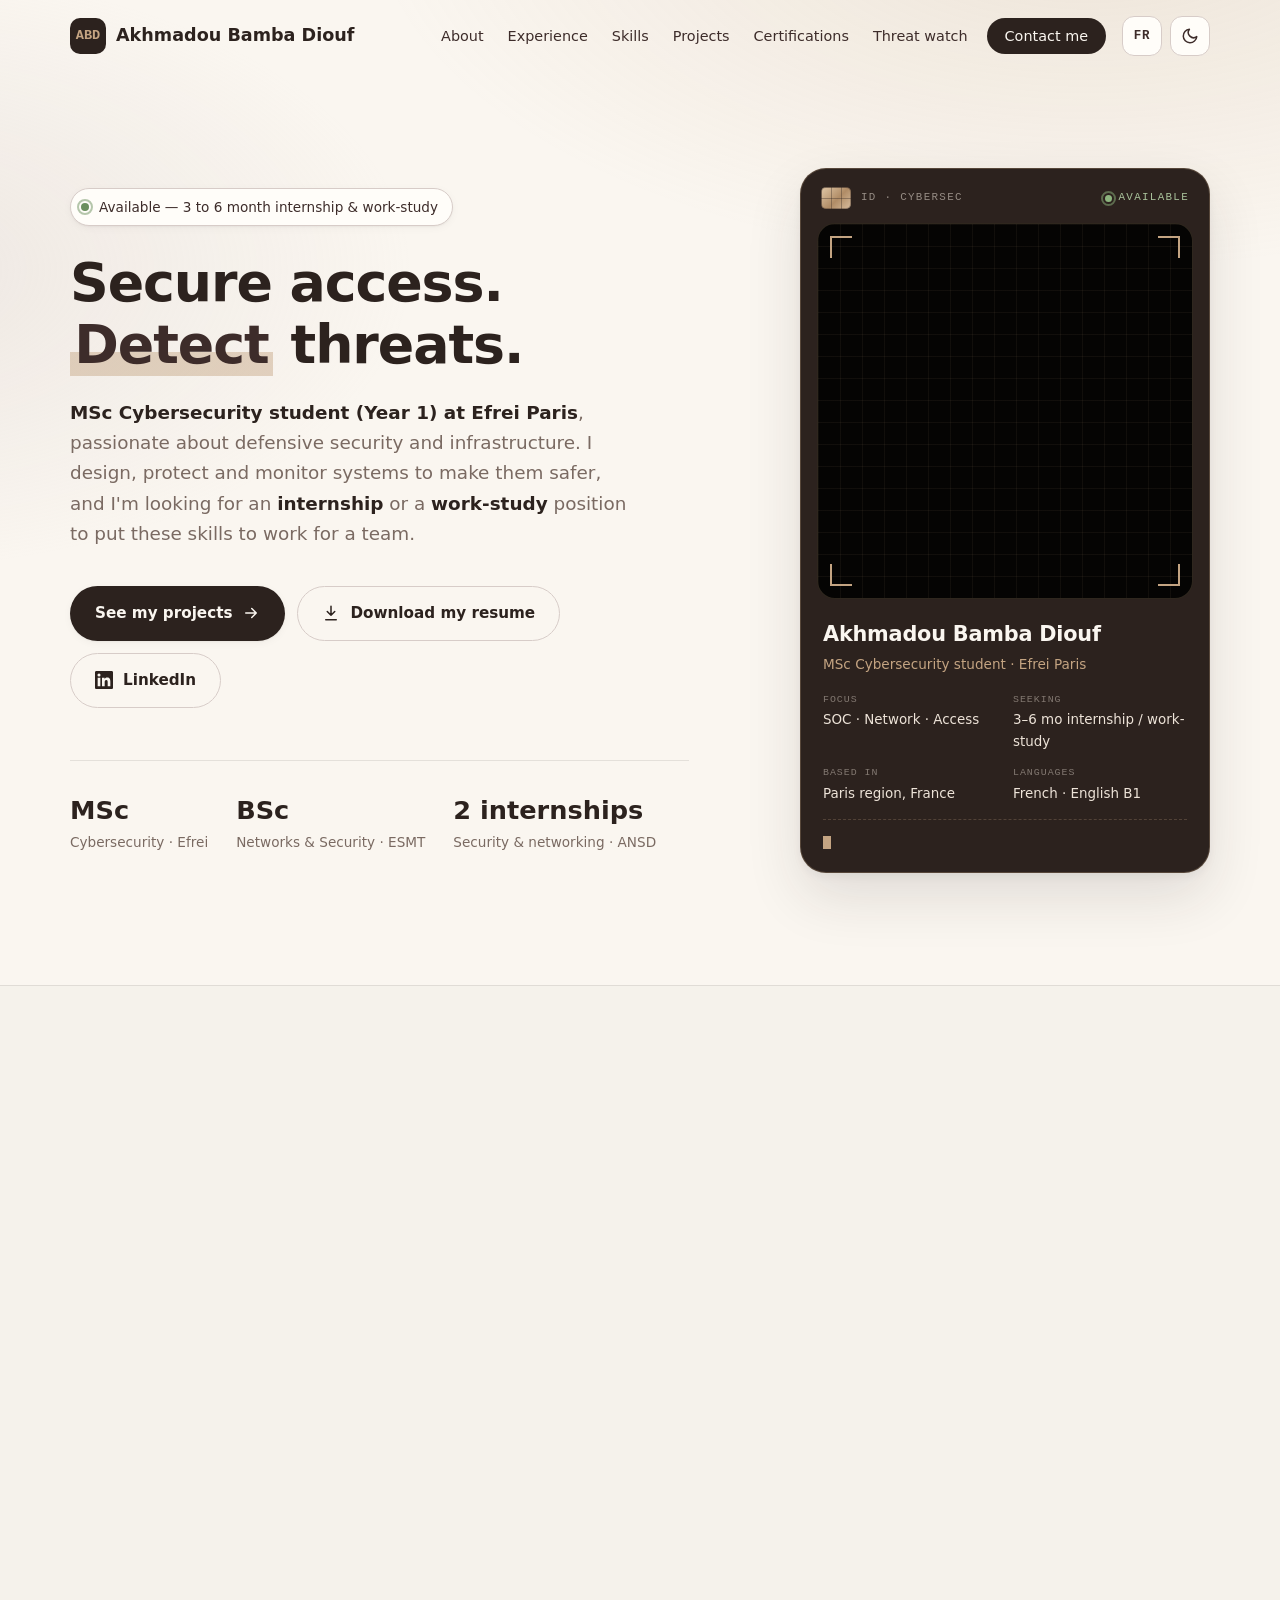
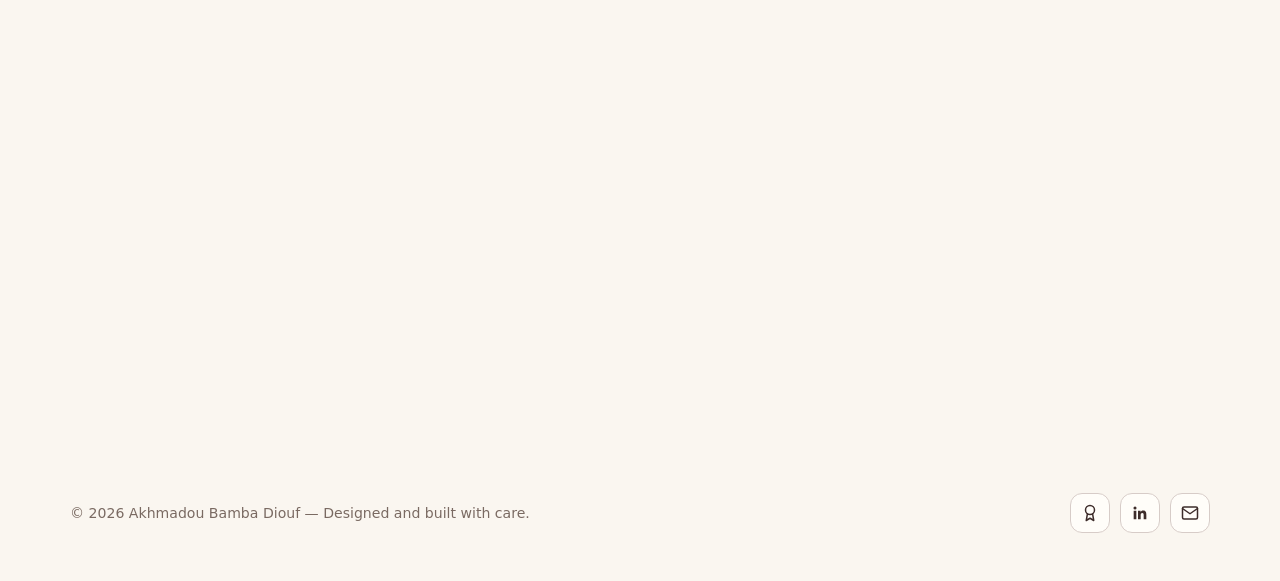
<file: en.html>
<!DOCTYPE html>
<html lang="en">
<head>
  <meta charset="UTF-8" />
  <meta name="viewport" content="width=device-width, initial-scale=1.0" />

  <!-- Sécurité : politique de contenu restrictive (voir note en fin de fichier) -->
  <meta http-equiv="Content-Security-Policy"
        content="default-src 'self'; script-src 'self'; style-src 'self' https://fonts.googleapis.com; font-src https://fonts.gstatic.com; img-src 'self' data:; connect-src 'self' https://formspree.io; form-action 'self' https://formspree.io; base-uri 'self'; object-src 'none'; upgrade-insecure-requests" />
  <meta name="referrer" content="strict-origin-when-cross-origin" />

  <title>Akhmadou Bamba Diouf — Cybersecurity &amp; Network Security</title>
  <meta name="description" content="Portfolio of Akhmadou Bamba Diouf, MSc Cybersecurity student at Efrei Paris. Looking for a cybersecurity internship or work-study position: SOC, detection, network security." />
  <meta name="theme-color" content="#FAF6F0" />
  <link rel="icon" href="assets/favicon.svg" type="image/svg+xml" />

  <link rel="preconnect" href="https://fonts.googleapis.com" />
  <link rel="preconnect" href="https://fonts.gstatic.com" crossorigin />
  <link href="https://fonts.googleapis.com/css2?family=Inter:wght@400;500;600&family=Space+Grotesk:wght@500;600;700&family=JetBrains+Mono:wght@400;500&display=swap" rel="stylesheet" />

  <link rel="alternate" hreflang="fr" href="index.html" />
  <link rel="alternate" hreflang="en" href="en.html" />
  <script src="assets/theme.js"></script>
  <link rel="stylesheet" href="assets/style.css" />
</head>

<body>
  <a href="#main" class="skip-link">Skip to content</a>

  <!-- Curseur personnalisé -->
  <div class="cy-grid" aria-hidden="true"></div>
  <div class="cy-reticle" aria-hidden="true"><i></i><i></i><i></i><i></i><b></b></div>
  <div class="cy-dot" aria-hidden="true"></div>
  <div class="cy-label" aria-hidden="true"></div>

  <!-- ============ NAVIGATION ============ -->
  <header class="nav" id="nav">
    <div class="container nav__inner">
      <a href="#accueil" class="logo" aria-label="Back to top">
        <span class="logo__mark">ABD</span>
        <span class="logo__name">Akhmadou Bamba Diouf</span>
      </a>
      <nav aria-label="Main navigation">
        <ul class="nav__links" id="navLinks">
          <li><a href="#apropos">About</a></li>
          <li><a href="#experiences">Experience</a></li>
          <li><a href="#competences">Skills</a></li>
          <li><a href="#projets">Projects</a></li>
          <li><a href="#certifications">Certifications</a></li>
          <li><a href="#veille">Threat watch</a></li>
          <li><a href="#contact" class="nav__cta">Contact me</a></li>
        </ul>
      </nav>
      <div class="nav__tools">
        <a class="tool-btn lang-switch" href="index.html" hreflang="fr" lang="fr" aria-label="Version française">FR</a>
        <button class="tool-btn theme-toggle" type="button" aria-label="Switch to dark mode" aria-pressed="false">
          <svg class="i-moon" viewBox="0 0 24 24" fill="none" stroke="currentColor" stroke-width="2" stroke-linecap="round" stroke-linejoin="round" aria-hidden="true"><path d="M21 12.8A9 9 0 1 1 11.2 3a7 7 0 0 0 9.8 9.8z"/></svg>
          <svg class="i-sun" viewBox="0 0 24 24" fill="none" stroke="currentColor" stroke-width="2" stroke-linecap="round" stroke-linejoin="round" aria-hidden="true"><circle cx="12" cy="12" r="4"/><path d="M12 2v2M12 20v2M4.9 4.9l1.4 1.4M17.7 17.7l1.4 1.4M2 12h2M20 12h2M4.9 19.1l1.4-1.4M17.7 6.3l1.4-1.4"/></svg>
        </button>
      </div>
      <button class="nav__toggle" id="navToggle" aria-label="Open menu" aria-expanded="false" aria-controls="navLinks">
        <span></span>
      </button>
    </div>
  </header>

  <main id="main">

    <!-- ============ HERO ============ -->
    <section class="hero" id="accueil">
      <div class="container hero__grid">
        <div>
          <span class="status reveal"><span class="status__dot"></span>Available — 3 to 6 month internship &amp; work-study</span>

          <h1 class="reveal" data-delay="1">
            <span class="nw">Secure access.</span><br /><span class="nw"><em>Detect</em> threats.</span>
          </h1>

          <p class="hero__lead reveal" data-delay="2">
             <strong>MSc Cybersecurity student (Year 1) at Efrei Paris</strong>, passionate about defensive security and infrastructure. I design, protect and monitor systems to make them safer, and I'm looking for an <strong>internship</strong> or a <strong>work-study</strong> position to put these skills to work for a team.
          </p>

          <div class="hero__actions reveal" data-delay="3">
            <a href="#projets" class="btn btn--primary">
              See my projects
              <svg viewBox="0 0 24 24" fill="none" stroke="currentColor" stroke-width="2" stroke-linecap="round" stroke-linejoin="round" aria-hidden="true"><path d="M5 12h14M13 6l6 6-6 6"/></svg>
            </a>
            <!-- Place ton CV dans le même dossier sous le nom cv-akhmadou-bamba-diouf.pdf -->
            <a href="cv-akhmadou-bamba-diouf.pdf" class="btn btn--ghost" download>
              <svg viewBox="0 0 24 24" fill="none" stroke="currentColor" stroke-width="2" stroke-linecap="round" stroke-linejoin="round" aria-hidden="true"><path d="M12 3v12M7 10l5 5 5-5M5 21h14"/></svg>
              Download my resume
            </a>
            <a href="https://www.linkedin.com/in/akhmadou-diouf" class="btn btn--ghost" target="_blank" rel="noopener noreferrer">
              <svg viewBox="0 0 24 24" fill="currentColor" aria-hidden="true"><path d="M20.45 20.45h-3.55v-5.57c0-1.33-.03-3.04-1.85-3.04-1.85 0-2.14 1.45-2.14 2.94v5.67H9.35V9h3.41v1.56h.05c.48-.9 1.64-1.85 3.37-1.85 3.6 0 4.27 2.37 4.27 5.46v6.28zM5.34 7.43a2.06 2.06 0 1 1 0-4.12 2.06 2.06 0 0 1 0 4.12zM7.12 20.45H3.56V9h3.56v11.45zM22.22 0H1.77C.79 0 0 .77 0 1.73v20.54C0 23.23.79 24 1.77 24h20.45c.98 0 1.78-.77 1.78-1.73V1.73C24 .77 23.2 0 22.22 0z"/></svg>
              LinkedIn
            </a>
          </div>

          <div class="hero__meta reveal" data-delay="3">
            <div><b>MSc</b><span>Cybersecurity · Efrei</span></div>
            <div><b>BSc</b><span>Networks &amp; Security · ESMT</span></div>
            <div><b>2 internships</b><span>Security &amp; networking · ANSD</span></div>
          </div>
        </div>

        <!-- Carte profil animée -->
        <div class="idcard-wrap reveal" data-delay="2">
          <div class="idcard" id="idcard">
            <div class="idcard__top" aria-hidden="true">
              <span class="idcard__chip"></span>
              <span>ID · CYBERSEC</span>
              <span class="idcard__live"><i></i>AVAILABLE</span>
            </div>
            <div class="idcard__photo">
              <img src="assets/photo.jpg" alt="Portrait of Akhmadou Bamba Diouf" width="640" height="640" decoding="async" />
              <span class="idcard__scan" aria-hidden="true"></span>
              <i class="idcard__c idcard__c--1" aria-hidden="true"></i><i class="idcard__c idcard__c--2" aria-hidden="true"></i>
              <i class="idcard__c idcard__c--3" aria-hidden="true"></i><i class="idcard__c idcard__c--4" aria-hidden="true"></i>
            </div>
            <div class="idcard__body">
              <p class="idcard__name">Akhmadou Bamba Diouf</p>
              <p class="idcard__role">MSc Cybersecurity student · Efrei Paris</p>
              <dl class="idcard__info">
              <div><dt>Focus</dt><dd>SOC · Network · Access</dd></div>
              <div><dt>Seeking</dt><dd>3–6 mo internship / work-study</dd></div>
              <div><dt>Based in</dt><dd>Paris region, France</dd></div>
              <div><dt>Languages</dt><dd>French · English B1</dd></div>
              </dl>
              <p class="idcard__status" aria-hidden="true"><span id="idStatus"></span><span class="cursor"></span></p>
            </div>
          </div>
        </div>
      </div>
    </section>

    <!-- ============ À PROPOS ============ -->
    <section class="section section--alt" id="apropos">
      <div class="container about">
        <div class="about__text">
          <div class="section-head section-head--tight reveal">
            <span class="eyebrow">About</span>
            <h2>Defense is my playground.</h2>
          </div>
          <p class="reveal">
            Passionate about <strong>defensive security</strong> and <strong>infrastructure</strong>, I like to understand how a system works in order to protect it better, from the network layer all the way to event correlation in a SIEM.
          </p>
          <p class="reveal">
            After a bachelor's degree in Network Administration and Security at <strong>ESMT Dakar</strong>, I deployed and hardened a <strong>Wazuh SIEM</strong> platform at ANSD (Senegal). Now in the MSc Cybersecurity programme at <strong>Efrei Paris</strong>, I work on privileged access management, intrusion detection and application security.
          </p>
          <p class="reveal">
            I'm looking for a <strong>3 to 6 month internship</strong> or a <strong>work-study</strong> position in secure systems and network administration, SOC or infrastructure security.
          </p>
          <ul class="facts reveal">
            <li><span>Location</span>Seine-et-Marne, France</li>
            <li><span>Mobility</span>Paris region · Driving licence</li>
            <li><span>Languages</span>French (native) · English (B1)</li>
            <li><span>Availability</span>Immediate</li>
          </ul>
        </div>

        <ol class="timeline">
          <li class="timeline__item is-current reveal">
            <span class="timeline__date">Since 2026</span>
            <h3>MSc Cybersecurity (Year 1) — Efrei Paris</h3>
            <p>Villejuif. Privileged access management, detection, application security, AI applied to security.</p>
          </li>
          <li class="timeline__item reveal" data-delay="1">
            <span class="timeline__date">2022 — 2025</span>
            <h3>Bachelor's in Network Administration &amp; Security — ESMT Dakar</h3>
            <p>Routing, switching, network services, Linux/Windows administration. Thesis: a centralised IDS/SIEM solution.</p>
          </li>
          <li class="timeline__item reveal" data-delay="2">
            <span class="timeline__date">2024 — 2025</span>
            <h3>Cisco Networking Academy certifications</h3>
            <p>CCNA Introduction to Networks, CCNA ENSA and Cisco Network Security.</p>
          </li>
        </ol>
      </div>
    </section>

    <!-- ============ EXPÉRIENCES ============ -->
    <section class="section" id="experiences">
      <div class="container">
        <div class="section-head reveal">
          <span class="eyebrow">Experience</span>
          <h2>In the field.</h2>
          <p>Two internships at Senegal's National Agency of Statistics and Demography (ANSD), within the IT department.</p>
        </div>

        <div class="xp">
          <article class="xp-card reveal">
            <div class="xp-card__side">
              <span class="xp-card__date">Dec. 2025 — Feb. 2026</span>
              <strong>ANSD · DSID</strong>
              <span>Dakar, Senegal</span>
              <span class="badge">Reporting to the CISO</span>
            </div>
            <div>
              <h3>Systems Administration &amp; Network Security Intern</h3>
              <p class="xp-card__ctx">Setting up centralised security monitoring of the agency's servers and network devices, alongside the existing availability monitoring.</p>
              <ul class="project__points">
                <li>Deployed, as a pair, an all-in-one Wazuh SIEM on Ubuntu 22.04, sized for 25 agents and 90-day retention</li>
                <li>Windows and Linux agents split into 3 groups with centralised configuration; network devices via Syslog</li>
                <li>Vulnerability detection (CVE), file integrity monitoring (FIM), CIS compliance (SCA) and MITRE ATT&amp;CK</li>
                <li>ANSSI / CIS Level 1 hardening: default-deny UFW, SSH, PAM, Fail2Ban, TLS</li>
                <li>Python script for custom HTML email alerts, plus a documented backup and restore plan</li>
              </ul>
              <div class="xp-result"><strong>Outcome</strong>Centralised monitoring of Windows and Linux servers on a hardened, documented platform.</div>
            </div>
          </article>

          <article class="xp-card reveal">
            <div class="xp-card__side">
              <span class="xp-card__date">June — July 2024</span>
              <strong>ANSD</strong>
              <span>Dakar, Senegal</span>
              <span class="badge">Network &amp; security team</span>
            </div>
            <div>
              <h3>Network Administration &amp; Security Intern</h3>
              <p class="xp-card__ctx">Supporting the network and security team with day-to-day infrastructure operations.</p>
              <ul class="project__points">
                <li>LAN/WAN administration and L1/L2 network and systems incident resolution</li>
                <li>Configured Fortinet and pfSense firewalls, assisted with secure VPN deployments</li>
                <li>Monitoring follow-up, vulnerability scans and user security awareness</li>
              </ul>
              <div class="xp-result"><strong>Outcome</strong>L1/L2 incidents handled and users trained in security best practices.</div>
            </div>
          </article>
        </div>
      </div>
    </section>

    <!-- ============ COMPÉTENCES ============ -->
    <section class="section section--alt" id="competences">
      <div class="container">
        <div class="section-head reveal">
          <span class="eyebrow">Skills</span>
          <h2>My toolbox.</h2>
          <p>Technologies I've used in internships, projects and labs.</p>
        </div>

        <div class="skills">
          <article class="skill-card reveal">
            <div class="icon"><svg viewBox="0 0 24 24" fill="none" stroke="currentColor" stroke-width="2" stroke-linecap="round" stroke-linejoin="round" aria-hidden="true"><path d="M12 2l8 4v6c0 5-3.5 9-8 10-4.5-1-8-5-8-10V6l8-4z"/><path d="M9 12l2 2 4-4"/></svg></div>
            <h3>Monitoring &amp; detection</h3>
            <p>SIEM, IDS and security event analysis.</p>
            <div class="badges"><span class="badge">Wazuh</span><span class="badge">Stack ELK</span><span class="badge">Suricata</span><span class="badge">Snort</span><span class="badge">Log analysis</span><span class="badge">MITRE ATT&amp;CK</span><span class="badge">FIM</span><span class="badge">SCA</span><span class="badge">Vulnerability management</span></div>
          </article>

          <article class="skill-card reveal" data-delay="1">
            <div class="icon"><svg viewBox="0 0 24 24" fill="none" stroke="currentColor" stroke-width="2" stroke-linecap="round" stroke-linejoin="round" aria-hidden="true"><path d="M4 17l6-6-6-6M12 19h8"/></svg></div>
            <h3>Systems &amp; hardening</h3>
            <p>Server administration and hardening.</p>
            <div class="badges"><span class="badge">Linux (Ubuntu, Debian)</span><span class="badge">Windows Server 2022</span><span class="badge">Active Directory</span><span class="badge">DNS</span><span class="badge">ANSSI / CIS</span><span class="badge">PAM</span><span class="badge">UFW</span><span class="badge">Fail2Ban</span></div>
          </article>

          <article class="skill-card reveal" data-delay="2">
            <div class="icon"><svg viewBox="0 0 24 24" fill="none" stroke="currentColor" stroke-width="2" stroke-linecap="round" stroke-linejoin="round" aria-hidden="true"><rect x="3" y="11" width="18" height="10" rx="2"/><path d="M7 11V7a5 5 0 0 1 10 0v4"/></svg></div>
            <h3>Access &amp; identity</h3>
            <p>Bastion, strong authentication and least privilege.</p>
            <div class="badges"><span class="badge">Apache Guacamole</span><span class="badge">Bastion / PAM</span><span class="badge">LDAP</span><span class="badge">MFA (TOTP)</span><span class="badge">Nginx / TLS</span><span class="badge">SSH</span><span class="badge">RDP</span></div>
          </article>

          <article class="skill-card reveal">
            <div class="icon"><svg viewBox="0 0 24 24" fill="none" stroke="currentColor" stroke-width="2" stroke-linecap="round" stroke-linejoin="round" aria-hidden="true"><rect x="2" y="3" width="20" height="6" rx="2"/><rect x="2" y="15" width="20" height="6" rx="2"/><path d="M6 6h.01M6 18h.01M12 9v6"/></svg></div>
            <h3>Networking &amp; firewalls</h3>
            <p>Design, segmentation and filtering.</p>
            <div class="badges"><span class="badge">LAN / WAN</span><span class="badge">VLAN</span><span class="badge">DMZ</span><span class="badge">VPN</span><span class="badge">Cisco</span><span class="badge">pfSense</span><span class="badge">Fortinet</span><span class="badge">Wireshark</span></div>
          </article>

          <article class="skill-card reveal" data-delay="1">
            <div class="icon"><svg viewBox="0 0 24 24" fill="none" stroke="currentColor" stroke-width="2" stroke-linecap="round" stroke-linejoin="round" aria-hidden="true"><circle cx="11" cy="11" r="7"/><path d="M21 21l-4.3-4.3M11 8v6M8 11h6"/></svg></div>
            <h3>Offensive &amp; application security</h3>
            <p>Testing to defend better.</p>
            <div class="badges"><span class="badge">Kali Linux</span><span class="badge">Nmap</span><span class="badge">Hydra</span><span class="badge">OWASP Top 10</span><span class="badge">DAST / API fuzzing</span><span class="badge">TryHackMe</span></div>
          </article>

          <article class="skill-card reveal" data-delay="2">
            <div class="icon"><svg viewBox="0 0 24 24" fill="none" stroke="currentColor" stroke-width="2" stroke-linecap="round" stroke-linejoin="round" aria-hidden="true"><path d="M16 18l6-6-6-6M8 6l-6 6 6 6"/></svg></div>
            <h3>Scripting &amp; virtualisation</h3>
            <p>Automating and building labs.</p>
            <div class="badges"><span class="badge">Python</span><span class="badge">Bash</span><span class="badge">Docker</span><span class="badge">Docker Compose</span><span class="badge">VirtualBox</span><span class="badge">VMware</span><span class="badge">Hyper-V</span></div>
          </article>
        </div>
      </div>
    </section>

    <!-- ============ PROJETS ============ -->
    <section class="section" id="projets">
      <div class="container">
        <div class="section-head reveal">
          <span class="eyebrow">Featured projects</span>
          <h2>From labs to real-world cases.</h2>
          <p>A selection of projects where I designed, deployed and tested security controls end to end.</p>
        </div>

        <div class="projects">
          <!-- Projet phare — Bastion -->
          <article class="project project--featured reveal">
            <div class="project__visual project__visual--diagram" aria-hidden="true">
              <span class="log-line dim">// architecture — lab VirtualBox</span>
              <svg class="arch" viewBox="0 0 520 250" role="img">
                <defs>
                  <marker id="arr" viewBox="0 0 8 8" refX="7" refY="4" markerWidth="6" markerHeight="6" orient="auto"><path d="M0 0L8 4L0 8z" fill="#C4A482"/></marker>
                </defs>
                <!-- flux -->
                <path class="flow" d="M96 125 H182" marker-end="url(#arr)"/>
                <path class="flow" d="M318 95 H335 V45 H380" marker-end="url(#arr)"/>
                <path class="flow" d="M318 118 H380" marker-end="url(#arr)"/>
                <path class="flow flow--ldap" d="M318 138 H380"/>
                <path class="flow" d="M318 160 H335 V205 H380" marker-end="url(#arr)"/>
                <text class="lbl" x="139" y="116" text-anchor="middle">HTTPS</text>
                <text class="lbl" x="344" y="39">SSH</text>
                <text class="lbl" x="344" y="112">RDP</text>
                <text class="lbl lbl--ldap" x="344" y="153">LDAP</text>
                <text class="lbl" x="344" y="199">RDP</text>
                <!-- noeuds -->
                <g class="node"><rect x="10" y="100" width="86" height="50" rx="10"/><text x="53" y="122" text-anchor="middle" class="t">Client</text><text x="53" y="138" text-anchor="middle" class="s">browser</text></g>
                <g class="node node--core"><rect x="186" y="82" width="132" height="86" rx="12"/><text x="252" y="108" text-anchor="middle" class="t">BASTION</text><text x="252" y="126" text-anchor="middle" class="s">Guacamole · guacd</text><text x="252" y="141" text-anchor="middle" class="s">Nginx TLS · MFA</text><text x="252" y="156" text-anchor="middle" class="s">Debian 12</text></g>
                <g class="node"><rect x="384" y="22" width="126" height="46" rx="10"/><text x="447" y="42" text-anchor="middle" class="t">SRV-WEB</text><text x="447" y="57" text-anchor="middle" class="s">Linux · .242</text></g>
                <g class="node"><rect x="384" y="102" width="126" height="46" rx="10"/><text x="447" y="122" text-anchor="middle" class="t">SRV-WIN-AD</text><text x="447" y="137" text-anchor="middle" class="s">AD DS · DNS · .76</text></g>
                <g class="node"><rect x="384" y="182" width="126" height="46" rx="10"/><text x="447" y="202" text-anchor="middle" class="t">Windows client</text><text x="447" y="217" text-anchor="middle" class="s">User · .77</text></g>
              </svg>
              <span class="tag-float">PAM · Privileged access</span>
            </div>
            <div class="project__body">
              <span class="project__kicker">Efrei project · Admin bastion</span>
              <h3>Secure admin bastion with Apache Guacamole</h3>
              <p>A single HTTPS entry point, from any web browser, to administer a Linux and Windows Active Directory infrastructure without exposing SSH and RDP directly.</p>
              <ul class="project__points">
                <li>Nginx reverse proxy with TLS in front of Guacamole (guacd, Tomcat, MariaDB)</li>
                <li>Centralised identity: Active Directory over LDAP, TOTP MFA and key-based SSH</li>
                <li>Least privilege: isolated admin, dev and user profiles</li>
                <li>Accountability: session history, recording and playback</li>
              </ul>
              <div class="project__stack"><span class="badge">Apache Guacamole</span><span class="badge">Nginx</span><span class="badge">Debian 12</span><span class="badge">Windows Server 2022</span><span class="badge">Active Directory</span><span class="badge">LDAP</span><span class="badge">TOTP</span></div>
              <div class="project__links">
                <!-- Place le rapport dans le même dossier sous le nom rapport-projet-bastion.pdf -->
                <a href="rapport-projet-bastion.pdf" class="link" target="_blank" rel="noopener">
                  <svg viewBox="0 0 24 24" fill="none" stroke="currentColor" stroke-width="2" stroke-linecap="round" stroke-linejoin="round" aria-hidden="true"><path d="M14 2H6a2 2 0 0 0-2 2v16a2 2 0 0 0 2 2h12a2 2 0 0 0 2-2V8z"/><path d="M14 2v6h6M8 13h8M8 17h5"/></svg>
                  Read the report (PDF, French)
                </a>
                <a href="#contact" class="link">Let's talk</a>
              </div>
            </div>
          </article>

          <!-- Projet — SIEM Wazuh ANSD -->
          <article class="project project--featured project--reverse reveal">
            <div class="project__visual" aria-hidden="true">
              <span class="log-line dim">// wazuh-manager — ANSD (Ubuntu 22.04)</span>
              <span class="log-line"><span class="lvl-lo">$</span> ufw default deny incoming</span>
              <span class="log-line"><span class="lvl-lo">$</span> ufw allow 1514/tcp &nbsp;<span class="dim"># agents (TLS)</span></span>
              <span class="log-line"><span class="lvl-lo">$</span> ufw allow 514/udp &nbsp;&nbsp;<span class="dim"># network syslog</span></span>
              <span class="log-line dim">&nbsp;</span>
              <span class="log-line"><span class="lvl-md">[group]</span> SRV_LINUX_PROD &nbsp;· FIM /etc · sudo · SSH</span>
              <span class="log-line"><span class="lvl-md">[group]</span> SRV_WINDOWS &nbsp;&nbsp;&nbsp;&nbsp;· registry · RDP</span>
              <span class="log-line"><span class="lvl-md">[group]</span> INFRA_DEVICES &nbsp;&nbsp;· syslog agentless</span>
              <span class="log-line dim">&nbsp;</span>
              <span class="log-line"><span class="lvl-hi">[lvl 10]</span> T1110 SSH brute force → email alert</span>
              <span class="log-line"><span class="lvl-md">[SCA]</span>&nbsp;&nbsp; CIS Ubuntu L1 — compliance score</span>
              <span class="tag-float">SIEM · Internship</span>
            </div>
            <div class="project__body">
              <span class="project__kicker">Internship · ANSD (Senegal) · 2026</span>
              <h3>Centralised security monitoring with Wazuh</h3>
              <p>Deploying an open-source SIEM to give the IT department security visibility over its Linux and Windows servers and network devices.</p>
              <ul class="project__points">
                <li>All-in-one architecture (manager, indexer, dashboard) sized for 25 agents</li>
                <li>3 agent groups with dedicated policies pushed from the server</li>
                <li>CVE detection, FIM, SCA (CIS) and MITRE ATT&amp;CK mapping</li>
                <li>Hardened server (UFW deny-all, TLS) and documented disaster recovery plan</li>
              </ul>
              <div class="project__stack"><span class="badge">Wazuh</span><span class="badge">Ubuntu 22.04</span><span class="badge">Windows Server</span><span class="badge">Syslog</span><span class="badge">Python</span><span class="badge">UFW</span></div>
              <div class="project__links">
                <a href="rapport-stage-wazuh.pdf" class="link" target="_blank" rel="noopener">
                  <svg viewBox="0 0 24 24" fill="none" stroke="currentColor" stroke-width="2" stroke-linecap="round" stroke-linejoin="round" aria-hidden="true"><path d="M14 2H6a2 2 0 0 0-2 2v16a2 2 0 0 0 2 2h12a2 2 0 0 0 2-2V8z"/><path d="M14 2v6h6M8 13h8M8 17h5"/></svg>
                  Internship report (anonymised PDF)
                </a>
                <a href="#experiences" class="link">See the experience</a>
                <a href="#contact" class="link">Let's talk</a>
              </div>
            </div>
          </article>

          <!-- Projet — IDS/SIEM (mémoire) -->
          <article class="project reveal">
            <div class="project__visual" aria-hidden="true">
              <span class="log-line dim">// suricata eve.json → wazuh / ELK</span>
              <span class="log-line"><span class="lvl-hi">ALERT</span> ET SCAN Nmap -sS from kali</span>
              <span class="log-line"><span class="lvl-hi">ALERT</span> SSH brute force (hydra) → T1110</span>
              <span class="log-line"><span class="lvl-md">ALERT</span> ET SCAN Nmap version detection</span>
              <span class="log-line"><span class="lvl-lo">TUNE</span>&nbsp; signal-to-noise ratio analysed</span>
              <span class="tag-float">NIDS → SIEM</span>
            </div>
            <div class="project__body">
              <span class="project__kicker">Bachelor's thesis · ESMT Dakar · 2025</span>
              <h3>Centralised IDS / SIEM solution</h3>
              <p>A detection pipeline linking the Suricata network sensor to Wazuh and the ELK Stack, with automated ingestion of the eve.json feed.</p>
              <ul class="project__points">
                <li>3 attack scenarios from Kali Linux: Nmap scans, SSH brute force with Hydra</li>
                <li>Alerts mapped to MITRE ATT&amp;CK, with rule-tuning recommendations</li>
              </ul>
              <div class="project__stack"><span class="badge">Suricata</span><span class="badge">Wazuh</span><span class="badge">Stack ELK</span><span class="badge">Kali Linux</span></div>
              <div class="project__links"><a href="#contact" class="link">Let's talk</a></div>
            </div>
          </article>

          <!-- Projet — CinéLab OWASP A06 -->
          <article class="project reveal" data-delay="1">
            <div class="project__visual" aria-hidden="true">
              <span class="log-line dim">// tools_auditor → sut_cinelab:5000</span>
              <span class="log-line"><span class="lvl-md">SCAN 1</span> POST /api/reserve ×3 (15 seats)</span>
              <span class="log-line"><span class="lvl-hi">VULN</span>&nbsp;&nbsp; 45/50 seats booked · HTTP 200</span>
              <span class="log-line"><span class="lvl-md">SCAN 2</span> patched mode enabled</span>
              <span class="log-line"><span class="lvl-lo">FIXED</span>&nbsp; server-side quota → HTTP 400</span>
              <span class="tag-float">OWASP A06</span>
            </div>
            <div class="project__body">
              <span class="project__kicker">Individual lab · Application security · Efrei Paris</span>
              <h3>Auditing a design flaw: CinéLab</h3>
              <p>A Flask booking app capped orders at 15 seats, but only in the browser. By calling the API directly, a single attacker could book 45 of the 50 seats.</p>
              <ul class="project__points">
                <li>Targeted DAST script (boundary fuzzing) in a dedicated audit container</li>
                <li>Fix: quota enforced server-side, attack rejected with HTTP 400</li>
              </ul>
              <div class="project__stack"><span class="badge">Docker Compose</span><span class="badge">Python</span><span class="badge">Flask</span><span class="badge">API REST</span><span class="badge">OWASP A06:2025</span></div>
              <div class="project__links"><a href="#contact" class="link">Let's talk</a></div>
            </div>
          </article>
        </div>
      </div>
    </section>

    <!-- ============ CERTIFICATIONS ============ -->
    <section class="section section--alt" id="certifications">
      <div class="container">
        <div class="section-head reveal">
          <span class="eyebrow">Certifications</span>
          <h2>Verified skills.</h2>
          <p>Certifications earned through Cisco Networking Academy, verifiable on Credly.</p>
        </div>

        <div class="certs">
          <article class="cert reveal">
            <div class="cert__seal"><svg viewBox="0 0 24 24" fill="none" stroke="currentColor" stroke-width="2" stroke-linecap="round" stroke-linejoin="round" aria-hidden="true"><path d="M12 2l8 4v6c0 5-3.5 9-8 10-4.5-1-8-5-8-10V6l8-4z"/></svg></div>
            <span class="cert__issuer">Cisco</span>
            <h3>Network Security</h3>
            <div class="cert__foot"><span>2025</span><a href="https://www.credly.com/users/bamba-diouf.29cd99c4" target="_blank" rel="noopener noreferrer">Verify ↗</a></div>
          </article>

          <article class="cert reveal" data-delay="1">
            <div class="cert__seal"><svg viewBox="0 0 24 24" fill="none" stroke="currentColor" stroke-width="2" stroke-linecap="round" stroke-linejoin="round" aria-hidden="true"><path d="M7 7h10v10H7z"/><path d="M3 12h4M17 12h4M12 3v4M12 17v4"/></svg></div>
            <span class="cert__issuer">Cisco · CCNA</span>
            <h3>Enterprise Networking, Security, and Automation</h3>
            <div class="cert__foot"><span>2024</span><a href="https://www.credly.com/users/bamba-diouf.29cd99c4" target="_blank" rel="noopener noreferrer">Verify ↗</a></div>
          </article>

          <article class="cert reveal" data-delay="2">
            <div class="cert__seal"><svg viewBox="0 0 24 24" fill="none" stroke="currentColor" stroke-width="2" stroke-linecap="round" stroke-linejoin="round" aria-hidden="true"><circle cx="12" cy="12" r="3"/><path d="M12 2v4M12 18v4M2 12h4M18 12h4M5 5l2.8 2.8M16.2 16.2L19 19M5 19l2.8-2.8M16.2 7.8L19 5"/></svg></div>
            <span class="cert__issuer">Cisco · CCNA</span>
            <h3>Introduction to Networks</h3>
            <div class="cert__foot"><span>Cisco NetAcad</span><a href="https://www.credly.com/users/bamba-diouf.29cd99c4" target="_blank" rel="noopener noreferrer">Verify ↗</a></div>
          </article>
        </div>
      </div>
    </section>

    <!-- ============ VEILLE TECHNOLOGIQUE ============ -->
    <section class="section section--alt" id="veille">
      <div class="container">
        <div class="watch__top">
          <div class="section-head reveal">
            <span class="eyebrow">Threat watch</span>
            <h2>Cyber news, from a defender's view.</h2>
            <p>Every week I follow exploited vulnerabilities, attack campaigns and regulation, along with my takeaways as a defender.</p>
          </div>
          <span class="watch__updated reveal">Updated: November 8, 2026</span>
        </div>

        <div class="filters reveal" role="group" aria-label="Filter the news">
          <button class="filter" type="button" data-filter="all" aria-pressed="true">All</button>
          <button class="filter" type="button" data-filter="vuln" aria-pressed="false">Vulnerabilities</button>
          <button class="filter" type="button" data-filter="threat" aria-pressed="false">Threats</button>
          <button class="filter" type="button" data-filter="reg" aria-pressed="false">Regulation</button>
          <button class="filter" type="button" data-filter="event" aria-pressed="false">Events</button>
        </div>

        <div class="news">
          <article class="news-card reveal" data-cat="vuln">
            <div class="news-card__visual" aria-hidden="true">
              <span class="news-card__icon"><svg viewBox="0 0 48 48" fill="none" stroke="currentColor" stroke-width="1.6" stroke-linecap="round" stroke-linejoin="round"><rect x="4" y="16" width="40" height="16" rx="3"/><path d="M10 22h3M16 22h3M22 22h3M28 22h3"/><path d="M10 27h3M16 27h3M22 27h3M28 27h3"/><circle cx="38" cy="24.5" r="1.6"/><path d="M14 16v-5M24 16v-5M34 16v-5"/></svg></span>
              <span class="news-card__id"><b>CVE-2026-107441</b><small>Zyxel GS1900 · ~1,000 switches</small></span>
            </div>
            <div class="news-card__meta"><span class="news-card__cat">Vulnerability · Network</span><span class="sev sev--crit">Exploited</span></div>
            <h3>Zyxel: a zero-day was used to compromise nearly 1,000 GS1900 switches</h3>
            <p>CVE-2026-107441 affects the web management interface and allows unauthenticated command execution. Attackers stole configurations and credentials.</p>
            <div class="news-card__take"><strong>My take</strong>A management interface should never be exposed: dedicated management VLAN, ACLs and firmware inventory.</div>
            <a class="link" href="https://www.bleepingcomputer.com/news/security/zyxel-fixes-zero-day-exploited-to-hack-nearly-1-000-network-switches/" target="_blank" rel="noopener noreferrer">BleepingComputer · Nov 4, 2026 ↗</a>
          </article>

          <article class="news-card reveal" data-delay="1" data-cat="vuln">
            <div class="news-card__visual" aria-hidden="true">
              <span class="news-card__icon"><svg viewBox="0 0 48 48" fill="none" stroke="currentColor" stroke-width="1.6" stroke-linecap="round" stroke-linejoin="round"><rect x="6" y="10" width="36" height="28" rx="3"/><path d="M6 19h36M6 28h36M18 10v9M30 19v9M18 28v10"/><path d="M38 6l4 4M42 6l-4 4"/></svg></span>
              <span class="news-card__id"><b>CVE-2026-76418</b><small>Cisco ASA / FTD · VPN SSL</small></span>
            </div>
            <div class="news-card__meta"><span class="news-card__cat">Vulnerability · Cisco</span><span class="sev sev--crit">Exploited</span></div>
            <h3>Cisco ASA / FTD: a new zero-day crashes SSL VPNs</h3>
            <p>CVE-2026-76418 targets firewalls with SSL VPN enabled. Cisco observed active exploitation in October 2026 and recommends patching.</p>
            <div class="news-card__take"><strong>My take</strong>Edge devices remain the top target. Their logs belong in the SIEM, not just server logs.</div>
            <a class="link" href="https://www.bleepingcomputer.com/news/security/cisco-warns-of-firewall-zero-day-exploited-to-crash-ssl-vpn-devices/" target="_blank" rel="noopener noreferrer">BleepingComputer ↗</a>
          </article>

          <article class="news-card reveal" data-delay="2" data-cat="threat">
            <div class="news-card__visual" aria-hidden="true">
              <span class="news-card__icon"><svg viewBox="0 0 48 48" fill="none" stroke="currentColor" stroke-width="1.6" stroke-linecap="round" stroke-linejoin="round"><rect x="12" y="22" width="24" height="18" rx="3"/><path d="M17 22v-6a7 7 0 0 1 14 0v6"/><path d="M24 29v4"/><path d="M4 8h10M4 13h7M34 8h10M37 13h7" stroke-dasharray="2 2"/></svg></span>
              <span class="news-card__id"><b>3 chained CVEs</b><small>Ivanti Connect Secure</small></span>
            </div>
            <div class="news-card__meta"><span class="news-card__cat">Threat · Remote access</span><span class="sev sev--crit">Exploited</span></div>
            <h3>Ivanti Connect Secure: two new zero-days chained since October</h3>
            <p>They were combined with an authentication bypass. The attacker dropped no malware or web shell and tampered with logs to evade Ivanti's integrity checker.</p>
            <div class="news-card__take"><strong>My take</strong>A strong case for shipping logs off the device, in real time, to a SIEM such as Wazuh.</div>
            <a class="link" href="https://mezha.net/eng/news/mezha-25da7cc19e080631d8d6f1e3_ivanti_patches_two/" target="_blank" rel="noopener noreferrer">Mezha, via BleepingComputer · Nov 2, 2026 ↗</a>
          </article>

          <article class="news-card reveal" data-cat="threat">
            <div class="news-card__visual" aria-hidden="true">
              <span class="news-card__icon"><svg viewBox="0 0 48 48" fill="none" stroke="currentColor" stroke-width="1.6" stroke-linecap="round" stroke-linejoin="round"><rect x="14" y="6" width="20" height="36" rx="4"/><path d="M21 37h6"/><circle cx="24" cy="20" r="6"/><path d="M24 11v4M24 25v4M15 20h4M29 20h4"/></svg></span>
              <span class="news-card__id"><b>APT29</b><small>Zero-click · iOS &amp; Android</small></span>
            </div>
            <div class="news-card__meta"><span class="news-card__cat">Threat · APT</span><span class="sev sev--high">Campaign</span></div>
            <h3>APT29: zero-click attacks on iOS and Android via booby-trapped sites</h3>
            <p>Sekoia attributes to APT29 a large watering-hole campaign that steals cookies, messaging databases and credentials, with no interaction after the visit.</p>
            <div class="news-card__take"><strong>My take</strong>Known (n-day) flaws are enough against unpatched devices: mobile management is part of the perimeter.</div>
            <a class="link" href="https://www.bleepingcomputer.com/news/security/hackers-use-n-day-exploits-in-zero-click-attacks-on-ios-android-devices/" target="_blank" rel="noopener noreferrer">BleepingComputer · Nov 4, 2026 ↗</a>
          </article>

          <article class="news-card reveal" data-delay="1" data-cat="reg">
            <div class="news-card__visual" aria-hidden="true">
              <span class="news-card__icon"><svg viewBox="0 0 48 48" fill="none" stroke="currentColor" stroke-width="1.6" stroke-linecap="round" stroke-linejoin="round"><path d="M28 5H13a3 3 0 0 0-3 3v32a3 3 0 0 0 3 3h22a3 3 0 0 0 3-3V15z"/><path d="M28 5v10h10"/><path d="M17 27l5 5 9-10"/></svg></span>
              <span class="news-card__id"><b>NIS2 · ReCyF</b><small>ANSSI framework</small></span>
            </div>
            <div class="news-card__meta"><span class="news-card__cat">Regulation · France</span><span class="sev sev--info">NIS2</span></div>
            <h3>ReCyF: ANSSI's framework for NIS2 compliance</h3>
            <p>Since March 17, 2026, France's ANSSI has published the Référentiel Cyber France, listing the measures recommended to meet NIS2 security objectives.</p>
            <div class="news-card__take"><strong>My take</strong>NIS2 greatly expands the number of organisations in scope: demand for SOC and compliance profiles will keep growing.</div>
            <a class="link" href="https://www.journaldunet.com/cybersecurite/1551041-cybersecurite-2026-les-hackers-n-ont-plus-besoin-de-pirater-votre-entreprise-ils-s-y-connectent/" target="_blank" rel="noopener noreferrer">Journal du Net ↗</a>
          </article>

          <article class="news-card reveal" data-delay="2" data-cat="event">
            <div class="news-card__visual" aria-hidden="true">
              <span class="news-card__icon"><svg viewBox="0 0 48 48" fill="none" stroke="currentColor" stroke-width="1.6" stroke-linecap="round" stroke-linejoin="round"><rect x="6" y="10" width="36" height="32" rx="4"/><path d="M6 19h36M16 5v9M32 5v9"/><path d="M13 27h4M22 27h4M31 27h4M13 34h4M22 34h4"/></svg></span>
              <span class="news-card__id"><b>Nov 16 → 19</b><small>Cotonou · Paris</small></span>
            </div>
            <div class="news-card__meta"><span class="news-card__cat">Event · Calendar</span><span class="sev sev--info">November</span></div>
            <h3>Cyber Africa Forum (Cotonou) and Cloud &amp; Cyber Security Expo (Paris)</h3>
            <p>Two events this month: the Cyber Africa Forum on November 16–17 in Cotonou, then Cloud &amp; Cyber Security Expo on November 18–19 at Paris Expo Porte de Versailles.</p>
            <div class="news-card__take"><strong>My take</strong>On the agenda: AI, NIS2, the Cyber Resilience Act and cyber geopolitics. Good opportunities to meet recruiters.</div>
            <a class="link" href="https://www.it-connect.fr/cloud-cyber-security-expo-paris-2026-programme/" target="_blank" rel="noopener noreferrer">IT-Connect ↗</a>
          </article>
        </div>

        <div class="sources reveal">
          <span>My sources:</span>
          <a class="badge" href="https://www.cert.ssi.gouv.fr/" target="_blank" rel="noopener noreferrer">CERT-FR</a>
          <a class="badge" href="https://www.cisa.gov/known-exploited-vulnerabilities-catalog" target="_blank" rel="noopener noreferrer">CISA KEV</a>
          <a class="badge" href="https://www.bleepingcomputer.com/" target="_blank" rel="noopener noreferrer">BleepingComputer</a>
          <a class="badge" href="https://thehackernews.com/" target="_blank" rel="noopener noreferrer">The Hacker News</a>
          <a class="badge" href="https://www.it-connect.fr/" target="_blank" rel="noopener noreferrer">IT-Connect</a>
          <a class="badge" href="https://attack.mitre.org/" target="_blank" rel="noopener noreferrer">MITRE ATT&amp;CK</a>
        </div>
      </div>
    </section>

    <!-- ============ CONTACT ============ -->
    <section class="section" id="contact">
      <div class="container">
        <div class="contact reveal">
          <div class="contact__intro">
            <span class="eyebrow">Contact</span>
            <h2>Let's work together.</h2>
            <p>Offering a cybersecurity internship or work-study position? I'd be glad to discuss your needs and how I can contribute to your team.</p>

            <div class="contact__links">
              <a href="mailto:akhmadoudiouf.pro@gmail.com" data-copy="akhmadoudiouf.pro@gmail.com" class="contact__link">
                <span class="icon"><svg viewBox="0 0 24 24" fill="none" stroke="currentColor" stroke-width="2" stroke-linecap="round" stroke-linejoin="round" aria-hidden="true"><rect x="2" y="4" width="20" height="16" rx="2"/><path d="M22 6l-10 7L2 6"/></svg></span>
                <div><small>Email</small><span>akhmadoudiouf.pro@gmail.com</span></div>
              </a>
              <a href="https://www.linkedin.com/in/akhmadou-diouf" class="contact__link" target="_blank" rel="noopener noreferrer">
                <span class="icon"><svg viewBox="0 0 24 24" fill="currentColor" aria-hidden="true"><path d="M20.45 20.45h-3.55v-5.57c0-1.33-.03-3.04-1.85-3.04-1.85 0-2.14 1.45-2.14 2.94v5.67H9.35V9h3.41v1.56h.05c.48-.9 1.64-1.85 3.37-1.85 3.6 0 4.27 2.37 4.27 5.46v6.28zM5.34 7.43a2.06 2.06 0 1 1 0-4.12 2.06 2.06 0 0 1 0 4.12zM7.12 20.45H3.56V9h3.56v11.45z"/></svg></span>
                <div><small>LinkedIn</small><span>linkedin.com/in/akhmadou-diouf</span></div>
              </a>
              <a href="https://www.credly.com/users/bamba-diouf.29cd99c4" class="contact__link" target="_blank" rel="noopener noreferrer">
                <span class="icon"><svg viewBox="0 0 24 24" fill="none" stroke="currentColor" stroke-width="2" stroke-linecap="round" stroke-linejoin="round" aria-hidden="true"><circle cx="12" cy="8" r="6"/><path d="M15.5 13.5L17 22l-5-3-5 3 1.5-8.5"/></svg></span>
                <div><small>Badges</small><span>Credly · Cisco NetAcad</span></div>
              </a>
              <div class="contact__link">
                <span class="icon"><svg viewBox="0 0 24 24" fill="none" stroke="currentColor" stroke-width="2" stroke-linecap="round" stroke-linejoin="round" aria-hidden="true"><path d="M12 22s7-6.2 7-12a7 7 0 0 0-14 0c0 5.8 7 12 7 12z"/><circle cx="12" cy="10" r="2.5"/></svg></span>
                <div><small>Location</small><span>Seine-et-Marne, France · Paris region</span></div>
              </div>
            </div>
          </div>

          <!-- Formulaire : ouvre le client mail (aucune donnée stockée côté serveur).
               Pour un vrai envoi, remplacez par Formspree / un backend. -->
          <!-- Formulaire Formspree « Portfolio » (messages envoyés à akhmadoudiouf.pro@gmail.com) -->
          <form class="form" id="contactForm" action="https://formspree.io/f/xdegebek" method="POST" novalidate>
            <div class="form__row">
              <div class="field">
                <label for="name">Name</label>
                <input id="name" name="name" type="text" autocomplete="name" required maxlength="80" placeholder="Jane Smith" />
              </div>
              <div class="field">
                <label for="company">Company</label>
                <input id="company" name="company" type="text" autocomplete="organization" maxlength="80" placeholder="Your company" />
              </div>
            </div>
            <div class="field">
              <label for="email">Email</label>
              <input id="email" name="email" type="email" autocomplete="email" required maxlength="120" placeholder="you@company.com" />
            </div>
            <div class="field">
              <label for="subject">Subject</label>
              <select id="subject" name="subject">
                <option>Work-study offer</option>
                <option>Internship offer</option>
                <option>Other request</option>
              </select>
            </div>
            <div class="field">
              <label for="message">Message</label>
              <textarea id="message" name="message" required maxlength="2000" placeholder="Hello, we are looking for…"></textarea>
            </div>
            <!-- Honeypot anti-bot : doit rester vide -->
            <div class="hp" aria-hidden="true">
              <label for="website">Leave empty</label>
              <input id="website" name="_gotcha" type="text" tabindex="-1" autocomplete="off" />
            </div>
            <button type="submit" class="btn btn--primary">
              Send message
              <svg viewBox="0 0 24 24" fill="none" stroke="currentColor" stroke-width="2" stroke-linecap="round" stroke-linejoin="round" aria-hidden="true"><path d="M22 2L11 13M22 2l-7 20-4-9-9-4 20-7z"/></svg>
            </button>
            <p class="form__status" id="formStatus" role="status" aria-live="polite"></p>
            <p class="form__note">Your information is neither stored nor shared.</p>
          </form>
        </div>
      </div>
    </section>
  </main>

  <!-- ============ FOOTER ============ -->
  <footer class="footer">
    <div class="container footer__inner">
      <p>© <span id="year"></span> Akhmadou Bamba Diouf — Designed and built with care.</p>
      <div class="footer__social">
        <a href="https://www.credly.com/users/bamba-diouf.29cd99c4" target="_blank" rel="noopener noreferrer" aria-label="Credly badges">
          <svg viewBox="0 0 24 24" fill="none" stroke="currentColor" stroke-width="2" stroke-linecap="round" stroke-linejoin="round" aria-hidden="true"><circle cx="12" cy="8" r="6"/><path d="M15.5 13.5L17 22l-5-3-5 3 1.5-8.5"/></svg>
        </a>
        <a href="https://www.linkedin.com/in/akhmadou-diouf" target="_blank" rel="noopener noreferrer" aria-label="LinkedIn">
          <svg viewBox="0 0 24 24" fill="currentColor" aria-hidden="true"><path d="M20.45 20.45h-3.55v-5.57c0-1.33-.03-3.04-1.85-3.04-1.85 0-2.14 1.45-2.14 2.94v5.67H9.35V9h3.41v1.56h.05c.48-.9 1.64-1.85 3.37-1.85 3.6 0 4.27 2.37 4.27 5.46v6.28zM5.34 7.43a2.06 2.06 0 1 1 0-4.12 2.06 2.06 0 0 1 0 4.12zM7.12 20.45H3.56V9h3.56v11.45z"/></svg>
        </a>
        <a href="mailto:akhmadoudiouf.pro@gmail.com" data-copy="akhmadoudiouf.pro@gmail.com" aria-label="Email">
          <svg viewBox="0 0 24 24" fill="none" stroke="currentColor" stroke-width="2" stroke-linecap="round" stroke-linejoin="round" aria-hidden="true"><rect x="2" y="4" width="20" height="16" rx="2"/><path d="M22 6l-10 7L2 6"/></svg>
        </a>
      </div>
    </div>
  </footer>

  <div class="toast" id="toast" role="status" aria-live="polite"></div>
  <script src="assets/main.js" defer></script>

  <!--
    SECURITY NOTE
    This page's CSP allows no inline scripts or styles.
    HTTP headers (CSP, HSTS, X-Frame-Options, Permissions-Policy…) are set in vercel.json.
  -->
</body>
</html>
</file>
<file: assets/style.css>
/* ==========================================================
       1. Design tokens — charte marron / beige
       ========================================================== */
    :root {
      --cream:       #FAF6F0;   /* fond principal */
      --cream-2:     #F5F2EB;   /* fond alterné */
      --paper:       #FFFDF9;   /* cartes */
      --chocolate:   #2C221E;   /* texte / accents forts */
      --cocoa:       #3D2C2A;   /* accents secondaires */
      --taupe:       #C4A482;   /* accent chaud */
      --sand:        #D7CCC8;   /* bordures */
      --muted:       #7A6A62;   /* texte secondaire */
      --line:        rgba(44, 34, 30, .10);

      --radius-sm: 10px;
      --radius:    16px;
      --radius-lg: 24px;

      --shadow-sm: 0 1px 2px rgba(44,34,30,.05), 0 2px 8px rgba(44,34,30,.04);
      --shadow:    0 2px 4px rgba(44,34,30,.04), 0 12px 32px rgba(44,34,30,.08);
      --shadow-lg: 0 4px 8px rgba(44,34,30,.05), 0 24px 56px rgba(44,34,30,.12);

      --font-sans:    "Inter", system-ui, -apple-system, "Segoe UI", sans-serif;
      --font-display: "Space Grotesk", var(--font-sans);
      --font-mono:    "JetBrains Mono", ui-monospace, monospace;

      --ease: cubic-bezier(.22, .61, .36, 1);
      --container: 1140px;

      /* Panneaux toujours sombres (terminal, visuels, contact) */
      --panel:     #2C221E;
      --panel-2:   #3D2C2A;
      --nav-bg:    rgba(250, 246, 240, .82);
      --grid-line: rgba(61, 44, 42, .09);
      --label-bg:  rgba(250, 246, 240, .85);
      color-scheme: light;
    }

    /* ==========================================================
       1b. Thème sombre
       ========================================================== */
    html[data-theme="dark"] {
      --cream:     #17110F;
      --cream-2:   #1E1714;
      --paper:     #251C18;
      --chocolate: #F2E8DC;
      --cocoa:     #DCC8B2;
      --taupe:     #C9A985;
      --sand:      #45362F;
      --muted:     #A8978A;
      --line:      rgba(242, 232, 220, .09);
      --panel:     #0E0A08;
      --panel-2:   #1F1612;
      --nav-bg:    rgba(23, 17, 15, .82);
      --grid-line: rgba(242, 232, 220, .07);
      --label-bg:  rgba(23, 17, 15, .88);
      --shadow-sm: 0 1px 2px rgba(0,0,0,.35), 0 2px 8px rgba(0,0,0,.25);
      --shadow:    0 2px 4px rgba(0,0,0,.3), 0 12px 32px rgba(0,0,0,.4);
      --shadow-lg: 0 4px 8px rgba(0,0,0,.35), 0 24px 56px rgba(0,0,0,.5);
      color-scheme: dark;
    }
    html[data-theme="dark"] body::before { opacity: .35; }
    html[data-theme="dark"] .hero h1 em { background: linear-gradient(transparent 62%, rgba(201,169,133,.3) 62%); }
    html[data-theme="dark"] .sev--crit { color: #EBA98F; }
    html[data-theme="dark"] .sev--high { color: #E9C784; }
    html[data-theme="dark"] .sev--info { color: #AFC8A1; }
    html[data-theme="dark"] .contact { border: 1px solid var(--line); }
    html[data-theme="dark"] .status__dot, html[data-theme="dark"] .watch__updated::before { background: #8DB57E; }
    body { transition: background-color .35s var(--ease), color .35s var(--ease); }

    /* ==========================================================
       2. Base
       ========================================================== */
    *, *::before, *::after { box-sizing: border-box; margin: 0; padding: 0; }
    html { scroll-behavior: smooth; scroll-padding-top: 88px; }
    body {
      font-family: var(--font-sans);
      background: var(--cream);
      color: var(--chocolate);
      line-height: 1.65;
      font-size: 16px;
      -webkit-font-smoothing: antialiased;
      overflow-x: hidden;
    }
    img, svg { display: block; max-width: 100%; }
    a { color: inherit; text-decoration: none; }
    ul, ol { list-style: none; }
    ::selection { background: var(--taupe); color: var(--chocolate); }

    :focus-visible {
      outline: 2px solid var(--cocoa);
      outline-offset: 3px;
      border-radius: 6px;
    }

    .container { width: min(100% - 48px, var(--container)); margin-inline: auto; }
    .skip-link {
      position: absolute; left: 16px; top: -60px; z-index: 100;
      background: var(--chocolate); color: var(--cream);
      padding: 10px 16px; border-radius: var(--radius-sm);
      transition: top .2s var(--ease);
    }
    .skip-link:focus { top: 16px; }

    /* Grain subtil en fond pour un rendu "papier" */
    body::before {
      content: ""; position: fixed; inset: 0; z-index: -1; pointer-events: none;
      background:
        radial-gradient(1200px 600px at 85% -10%, rgba(196,164,130,.22), transparent 60%),
        radial-gradient(900px 500px at -10% 30%, rgba(215,204,200,.35), transparent 60%);
    }

    /* ==========================================================
       3. Typographie & utilitaires
       ========================================================== */
    h1, h2, h3 { font-family: var(--font-display); line-height: 1.15; letter-spacing: -.02em; }
    .eyebrow {
      display: inline-flex; align-items: center; gap: 10px;
      font-family: var(--font-mono); font-size: .78rem; font-weight: 500;
      letter-spacing: .08em; text-transform: uppercase; color: var(--cocoa);
    }
    .eyebrow::before { content: ""; width: 24px; height: 1px; background: var(--taupe); }

    .section { padding: 112px 0; }
    .section--alt { background: var(--cream-2); border-block: 1px solid var(--line); }
    .section-head { max-width: 640px; margin-bottom: 56px; }
    .section-head h2 { font-size: clamp(2rem, 4vw, 2.75rem); margin: 14px 0 14px; }
    .section-head p { color: var(--muted); font-size: 1.05rem; }

    /* ==========================================================
       4. Boutons
       ========================================================== */
    .btn {
      display: inline-flex; align-items: center; gap: 10px;
      padding: 14px 24px; border-radius: 999px;
      font-weight: 600; font-size: .95rem; cursor: pointer;
      border: 1px solid transparent;
      transition: transform .25s var(--ease), box-shadow .25s var(--ease),
                  background .25s var(--ease), color .25s var(--ease), border-color .25s var(--ease);
    }
    .btn svg { width: 18px; height: 18px; transition: transform .25s var(--ease); }
    .btn--primary { background: var(--chocolate); color: var(--cream); box-shadow: var(--shadow-sm); }
    .btn--primary:hover { background: var(--cocoa); transform: translateY(-2px); box-shadow: var(--shadow); }
    .btn--primary:hover svg { transform: translateX(3px); }
    .btn--ghost { background: transparent; color: var(--chocolate); border-color: var(--sand); }
    .btn--ghost:hover { background: var(--paper); border-color: var(--taupe); transform: translateY(-2px); box-shadow: var(--shadow-sm); }

    /* ==========================================================
       5. Navigation
       ========================================================== */
    .nav {
      position: fixed; inset: 0 0 auto 0; z-index: 50;
      transition: background .3s var(--ease), box-shadow .3s var(--ease), border-color .3s var(--ease);
      border-bottom: 1px solid transparent;
    }
    .nav.is-scrolled {
      background: var(--nav-bg);
      backdrop-filter: saturate(160%) blur(14px);
      -webkit-backdrop-filter: saturate(160%) blur(14px);
      border-color: var(--line);
    }
    .nav__inner { display: flex; align-items: center; justify-content: space-between; height: 72px; }
    .logo { display: flex; align-items: center; gap: 10px; font-family: var(--font-display); font-weight: 700; font-size: 1.1rem; }
    .logo__mark {
      display: grid; place-items: center; width: 36px; height: 36px; border-radius: 10px;
      background: var(--panel); color: var(--taupe);
      font-family: var(--font-mono); font-size: .85rem;
    }
    .nav__links { display: flex; align-items: center; gap: 6px; }
    .nav__links a {
      padding: 8px 14px; border-radius: 999px; font-size: .92rem; font-weight: 500; color: var(--cocoa);
      transition: background .2s var(--ease), color .2s var(--ease);
    }
    .nav__links a:hover, .nav__links a.is-active { background: rgba(196,164,130,.22); color: var(--chocolate); }
    .nav__cta { margin-left: 10px; padding: 10px 18px !important; background: var(--chocolate) !important; color: var(--cream) !important; }
    .nav__cta:hover { background: var(--cocoa) !important; }

    .nav__toggle {
      display: none; width: 44px; height: 44px; border-radius: 12px;
      border: 1px solid var(--sand); background: var(--paper); cursor: pointer;
      align-items: center; justify-content: center;
    }
    .nav__toggle span, .nav__toggle span::before, .nav__toggle span::after {
      display: block; width: 18px; height: 2px; background: var(--chocolate); border-radius: 2px;
      position: relative; transition: transform .3s var(--ease), background .3s var(--ease);
    }
    .nav__toggle span::before, .nav__toggle span::after { content: ""; position: absolute; left: 0; }
    .nav__toggle span::before { top: -6px; }
    .nav__toggle span::after  { top: 6px; }
    .nav__toggle[aria-expanded="true"] span { background: transparent; }
    .nav__toggle[aria-expanded="true"] span::before { transform: translateY(6px) rotate(45deg); }
    .nav__toggle[aria-expanded="true"] span::after  { transform: translateY(-6px) rotate(-45deg); }

    /* ==========================================================
       6. Hero
       ========================================================== */
    .hero { padding: 168px 0 112px; position: relative; }
    .hero__grid { display: grid; grid-template-columns: 1.15fr .85fr; gap: 64px; align-items: center; }
    .status {
      display: inline-flex; align-items: center; gap: 10px;
      padding: 7px 14px 7px 10px; border-radius: 999px;
      background: var(--paper); border: 1px solid var(--sand);
      font-size: .85rem; font-weight: 500; color: var(--cocoa); box-shadow: var(--shadow-sm);
    }
    .status__dot { position: relative; width: 8px; height: 8px; border-radius: 50%; background: #6B8F5E; }
    .status__dot::after {
      content: ""; position: absolute; inset: -4px; border-radius: 50%;
      border: 2px solid #6B8F5E; opacity: .5; animation: pulse 2s var(--ease) infinite;
    }
    @keyframes pulse { 0% { transform: scale(.6); opacity: .7; } 100% { transform: scale(1.6); opacity: 0; } }

    .hero h1 { font-size: clamp(2.3rem, 4.2vw, 3.45rem); margin: 26px 0 22px; }
    .hero h1 em {
      font-style: normal; color: var(--cocoa);
      background: linear-gradient(transparent 62%, rgba(196,164,130,.45) 62%);
      padding: 0 .08em;
    }
    @media (min-width: 601px) { .hero h1 .nw { white-space: nowrap; } }
    .hero__lead { font-size: 1.15rem; color: var(--muted); max-width: 560px; }
    .hero__lead strong { color: var(--chocolate); font-weight: 600; }
    .hero__actions { display: flex; flex-wrap: wrap; gap: 12px; margin-top: 36px; }
    .hero__meta { display: flex; flex-wrap: wrap; gap: 28px; margin-top: 52px; padding-top: 28px; border-top: 1px solid var(--line); }
    .hero__meta div { display: flex; flex-direction: column; }
    .hero__meta b { font-family: var(--font-display); font-size: 1.6rem; }
    .hero__meta span { font-size: .85rem; color: var(--muted); }

    /* Terminal décoratif */
    .terminal {
      background: var(--panel); color: #EDE3D8; border-radius: var(--radius-lg);
      box-shadow: var(--shadow-lg); overflow: hidden;
      transform: rotate(1.2deg); transition: transform .5s var(--ease);
    }
    .terminal:hover { transform: rotate(0) translateY(-4px); }
    .terminal__bar { display: flex; align-items: center; gap: 8px; padding: 14px 18px; background: var(--panel-2); }
    .terminal__bar i { width: 11px; height: 11px; border-radius: 50%; background: rgba(237,227,216,.25); }
    .terminal__bar i:first-child { background: var(--taupe); }
    .terminal__bar span { margin-left: 10px; font-family: var(--font-mono); font-size: .75rem; color: rgba(237,227,216,.6); }
    .terminal__body { padding: 22px 22px 26px; font-family: var(--font-mono); font-size: .82rem; line-height: 1.9; min-height: 300px; }
    .terminal__body .p { color: var(--taupe); }
    .terminal__body .ok { color: #A9C29B; }
    .terminal__body .warn { color: #E2B86B; }
    .terminal__body .dim { color: rgba(237,227,216,.5); }
    .cursor { display: inline-block; width: 8px; height: 1.05em; background: var(--taupe); vertical-align: text-bottom; animation: blink 1s steps(1) infinite; }
    @keyframes blink { 50% { opacity: 0; } }

    /* ==========================================================
       7. À propos
       ========================================================== */
    .about { display: grid; grid-template-columns: .9fr 1.1fr; gap: 64px; align-items: start; }
    .about__text p { color: var(--muted); font-size: 1.05rem; margin-bottom: 18px; }
    .about__text p strong { color: var(--chocolate); font-weight: 600; }
    .timeline { position: relative; display: grid; gap: 16px; }
    .timeline__item {
      position: relative; padding: 22px 24px 22px 56px; background: var(--paper);
      border: 1px solid var(--line); border-radius: var(--radius); box-shadow: var(--shadow-sm);
      transition: transform .3s var(--ease), box-shadow .3s var(--ease), border-color .3s var(--ease);
    }
    .timeline__item:hover { transform: translateX(4px); box-shadow: var(--shadow); border-color: var(--sand); }
    .timeline__item::before {
      content: ""; position: absolute; left: 24px; top: 28px; width: 12px; height: 12px; border-radius: 50%;
      background: var(--cream); border: 2px solid var(--taupe);
    }
    .timeline__item.is-current::before { background: var(--taupe); box-shadow: 0 0 0 5px rgba(196,164,130,.25); }
    .timeline__date { font-family: var(--font-mono); font-size: .75rem; color: var(--muted); letter-spacing: .04em; }
    .timeline__item h3 { font-size: 1.1rem; margin: 4px 0 4px; }
    .timeline__item p { font-size: .93rem; color: var(--muted); }

    /* ==========================================================
       8. Compétences
       ========================================================== */
    .skills { display: grid; grid-template-columns: repeat(3, 1fr); gap: 20px; }
    .skill-card {
      background: var(--paper); border: 1px solid var(--line); border-radius: var(--radius);
      padding: 28px; box-shadow: var(--shadow-sm);
      transition: transform .3s var(--ease), box-shadow .3s var(--ease), border-color .3s var(--ease);
    }
    .skill-card:hover { transform: translateY(-4px); box-shadow: var(--shadow); border-color: var(--sand); }
    .icon {
      display: grid; place-items: center; width: 46px; height: 46px; border-radius: 12px;
      background: rgba(196,164,130,.2); color: var(--cocoa); margin-bottom: 18px;
    }
    .icon svg { width: 22px; height: 22px; }
    .skill-card h3 { font-size: 1.15rem; margin-bottom: 6px; }
    .skill-card > p { font-size: .9rem; color: var(--muted); margin-bottom: 18px; }
    .badges { display: flex; flex-wrap: wrap; gap: 8px; }
    .badge {
      font-family: var(--font-mono); font-size: .76rem; font-weight: 500;
      padding: 6px 11px; border-radius: 8px;
      background: var(--cream-2); border: 1px solid var(--sand); color: var(--cocoa);
      transition: background .2s var(--ease), border-color .2s var(--ease), color .2s var(--ease);
    }
    .badge:hover { background: var(--chocolate); border-color: var(--chocolate); color: var(--cream); }

    /* ==========================================================
       9. Projets
       ========================================================== */
    .projects { display: grid; grid-template-columns: repeat(2, 1fr); gap: 24px; }
    .project {
      position: relative; display: flex; flex-direction: column;
      background: var(--paper); border: 1px solid var(--line); border-radius: var(--radius-lg);
      overflow: hidden; box-shadow: var(--shadow-sm);
      transition: transform .35s var(--ease), box-shadow .35s var(--ease), border-color .35s var(--ease);
    }
    .project:hover { transform: translateY(-6px); box-shadow: var(--shadow-lg); border-color: var(--sand); }
    .project--featured { grid-column: 1 / -1; display: grid; grid-template-columns: 1fr 1fr; }
    .project__visual {
      position: relative; min-height: 200px; padding: 24px;
      background: linear-gradient(135deg, var(--panel-2), var(--panel));
      color: #EDE3D8; font-family: var(--font-mono); font-size: .76rem; line-height: 1.8;
      overflow: hidden;
    }
    .project__visual::after {
      content: ""; position: absolute; inset: 0;
      background-image: linear-gradient(rgba(237,227,216,.05) 1px, transparent 1px),
                        linear-gradient(90deg, rgba(237,227,216,.05) 1px, transparent 1px);
      background-size: 24px 24px; pointer-events: none;
    }
    .project__visual .tag-float {
      position: absolute; right: 18px; bottom: 18px; z-index: 1;
      font-size: .7rem; padding: 5px 10px; border-radius: 999px;
      background: rgba(196,164,130,.2); color: var(--taupe); border: 1px solid rgba(196,164,130,.35);
    }
    .log-line { display: block; white-space: nowrap; overflow: hidden; text-overflow: ellipsis; position: relative; z-index: 1; }
    .lvl-hi { color: #E2A37B; } .lvl-md { color: #E2B86B; } .lvl-lo { color: #A9C29B; }
    .project__body { display: flex; flex-direction: column; flex: 1; padding: 28px; }
    .project__kicker { font-family: var(--font-mono); font-size: .74rem; color: var(--muted); letter-spacing: .05em; text-transform: uppercase; }
    .project h3 { font-size: 1.35rem; margin: 8px 0 10px; }
    .project__body > p { color: var(--muted); font-size: .95rem; }
    .project__points { margin: 16px 0 4px; display: grid; gap: 8px; }
    .project__points li { position: relative; padding-left: 22px; font-size: .9rem; color: var(--cocoa); }
    .project__points li::before {
      content: ""; position: absolute; left: 2px; top: .62em; width: 8px; height: 8px;
      border-radius: 2px; background: var(--taupe); transform: rotate(45deg);
    }
    .project__stack { display: flex; flex-wrap: wrap; gap: 8px; margin: 20px 0 24px; }
    .project__links { display: flex; gap: 18px; margin-top: auto; padding-top: 20px; border-top: 1px solid var(--line); }
    .link {
      display: inline-flex; align-items: center; gap: 8px; font-weight: 600; font-size: .9rem; color: var(--chocolate);
      position: relative;
    }
    .link svg { width: 17px; height: 17px; }
    .link::after {
      content: ""; position: absolute; left: 0; bottom: -3px; width: 100%; height: 1.5px;
      background: var(--taupe); transform: scaleX(0); transform-origin: left; transition: transform .3s var(--ease);
    }
    .link:hover::after { transform: scaleX(1); }

    /* Schéma d'architecture du bastion */
    .project__visual--diagram { display: flex; flex-direction: column; justify-content: center; gap: 10px; min-height: 320px; }
    .arch { position: relative; z-index: 1; width: 100%; height: auto; }
    .arch .node rect { fill: rgba(250,246,240,.06); stroke: rgba(196,164,130,.45); stroke-width: 1.2; }
    .arch .node--core rect { fill: rgba(196,164,130,.16); stroke: #C4A482; stroke-width: 1.6; }
    .arch .t { fill: #EDE3D8; font-family: var(--font-mono); font-size: 11px; font-weight: 500; }
    .arch .node--core .t { fill: #C4A482; font-size: 12.5px; letter-spacing: .12em; }
    .arch .s { fill: rgba(237,227,216,.6); font-family: var(--font-mono); font-size: 9px; }
    .arch .flow { fill: none; stroke: #C4A482; stroke-width: 1.4; stroke-dasharray: 5 5; animation: flow 1.4s linear infinite; }
    .arch .flow--ldap { stroke: #A9C29B; stroke-dasharray: 2 4; }
    .arch .lbl { fill: #E2B86B; font-family: var(--font-mono); font-size: 9px; letter-spacing: .06em; }
    .arch .lbl--ldap { fill: #A9C29B; }
    @keyframes flow { to { stroke-dashoffset: -20; } }

    /* Faits rapides (À propos) */
    .facts { display: grid; grid-template-columns: 1fr 1fr; gap: 10px; margin-top: 26px; }
    .facts li { padding: 12px 14px; border-radius: var(--radius-sm); background: var(--paper); border: 1px solid var(--line); font-size: .9rem; font-weight: 500; }
    .facts span { display: block; font-family: var(--font-mono); font-size: .68rem; letter-spacing: .06em; text-transform: uppercase; color: var(--muted); font-weight: 400; }

    /* Expériences */
    .xp { display: grid; gap: 20px; }
    .xp-card {
      display: grid; grid-template-columns: 230px 1fr; gap: 36px; padding: 32px;
      background: var(--paper); border: 1px solid var(--line); border-radius: var(--radius-lg); box-shadow: var(--shadow-sm);
      transition: transform .3s var(--ease), box-shadow .3s var(--ease), border-color .3s var(--ease);
    }
    .xp-card:hover { transform: translateY(-4px); box-shadow: var(--shadow); border-color: var(--sand); }
    .xp-card__side { display: flex; flex-direction: column; align-items: flex-start; gap: 4px; padding-right: 24px; border-right: 1px dashed var(--sand); }
    .xp-card__side strong { font-family: var(--font-display); font-size: 1.15rem; }
    .xp-card__side > span:not(.badge) { font-size: .88rem; color: var(--muted); }
    .xp-card__side .badge { margin-top: 10px; }
    .xp-card__date { font-family: var(--font-mono); font-size: .76rem !important; color: var(--cocoa) !important; margin-bottom: 6px; }
    .xp-card h3 { font-size: 1.25rem; margin-bottom: 8px; }
    .xp-card__ctx { color: var(--muted); font-size: .95rem; }
    .xp-result { margin-top: 18px; padding: 12px 14px; border-radius: var(--radius-sm); background: var(--cream-2); border-left: 3px solid var(--taupe); font-size: .9rem; color: var(--cocoa); }
    .xp-result strong { display: block; font-family: var(--font-mono); font-size: .7rem; letter-spacing: .05em; text-transform: uppercase; color: var(--muted); }
    .project--reverse .project__visual { order: 2; }

    /* ==========================================================
       10. Certifications
       ========================================================== */
    .certs { display: grid; grid-template-columns: repeat(3, 1fr); gap: 20px; }
    .cert {
      position: relative; padding: 26px 22px; background: var(--paper);
      border: 1px solid var(--line); border-radius: var(--radius); box-shadow: var(--shadow-sm);
      display: flex; flex-direction: column;
      transition: transform .3s var(--ease), box-shadow .3s var(--ease), border-color .3s var(--ease);
    }
    .cert:hover { transform: translateY(-4px); box-shadow: var(--shadow); border-color: var(--taupe); }
    .cert__seal {
      width: 58px; height: 58px; border-radius: 50%; margin-bottom: 18px;
      display: grid; place-items: center;
      background: radial-gradient(circle at 30% 30%, #D9BE9F, var(--taupe));
      color: #2C221E; box-shadow: inset 0 0 0 4px rgba(255,253,249,.55), var(--shadow-sm);
    }
    .cert__seal svg { width: 26px; height: 26px; }
    .cert__issuer { font-family: var(--font-mono); font-size: .72rem; text-transform: uppercase; letter-spacing: .06em; color: var(--muted); }
    .cert h3 { font-size: 1.02rem; margin: 6px 0 auto; padding-bottom: 18px; }
    .cert__foot { display: flex; align-items: center; justify-content: space-between; font-size: .8rem; color: var(--muted); padding-top: 14px; border-top: 1px dashed var(--sand); }
    .cert__foot a { font-weight: 600; color: var(--cocoa); }
    .cert__foot a:hover { color: var(--chocolate); text-decoration: underline; text-underline-offset: 3px; }
    .cert--progress .cert__seal { background: var(--cream-2); border: 2px dashed var(--taupe); box-shadow: none; }

    /* ==========================================================
       10b. Veille technologique
       ========================================================== */
    .watch__top { display: flex; flex-wrap: wrap; align-items: end; justify-content: space-between; gap: 24px; margin-bottom: 32px; }
    .watch__top .section-head { margin-bottom: 0; }
    .watch__updated { font-family: var(--font-mono); font-size: .78rem; color: var(--muted); display: inline-flex; align-items: center; gap: 8px; }
    .watch__updated::before { content: ""; width: 7px; height: 7px; border-radius: 50%; background: #6B8F5E; box-shadow: 0 0 0 4px rgba(107,143,94,.18); }
    .filters { display: flex; flex-wrap: wrap; gap: 8px; margin-bottom: 28px; }
    .filter {
      font: inherit; font-size: .86rem; font-weight: 500; cursor: pointer;
      padding: 8px 16px; border-radius: 999px; color: var(--cocoa);
      background: var(--paper); border: 1px solid var(--sand);
      transition: background .2s var(--ease), color .2s var(--ease), border-color .2s var(--ease);
    }
    .filter:hover { border-color: var(--taupe); }
    .filter[aria-pressed="true"] { background: var(--chocolate); border-color: var(--chocolate); color: var(--cream); }

    .news { display: grid; grid-template-columns: repeat(3, 1fr); gap: 20px; }
    .news-card {
      display: flex; flex-direction: column; padding: 24px; border-radius: var(--radius);
      background: var(--paper); border: 1px solid var(--line); box-shadow: var(--shadow-sm);
      transition: transform .3s var(--ease), box-shadow .3s var(--ease), border-color .3s var(--ease), opacity .3s var(--ease);
    }
    .news-card:hover { transform: translateY(-4px); box-shadow: var(--shadow); border-color: var(--sand); }
    .news-card[hidden] { display: none; }
    .news-card { overflow: hidden; }
    .news-card__visual {
      position: relative; display: flex; align-items: center; gap: 16px;
      margin: -24px -24px 20px; padding: 22px 24px; min-height: 112px;
      background: linear-gradient(135deg, var(--panel-2), var(--panel)); color: var(--taupe);
      overflow: hidden;
    }
    .news-card__visual::before {
      content: ""; position: absolute; inset: 0; pointer-events: none;
      background-image: linear-gradient(rgba(237,227,216,.05) 1px, transparent 1px),
                        linear-gradient(90deg, rgba(237,227,216,.05) 1px, transparent 1px);
      background-size: 20px 20px;
    }
    .news-card__visual::after { /* ligne de scan */
      content: ""; position: absolute; left: 0; right: 0; top: -30%; height: 30%; pointer-events: none;
      background: linear-gradient(transparent, rgba(196,164,130,.14), transparent);
      animation: scan 4s linear infinite;
    }
    @keyframes scan { to { top: 100%; } }
    .news-card__icon {
      position: relative; z-index: 1; display: grid; place-items: center; flex: none;
      width: 62px; height: 62px; border-radius: 14px;
      background: rgba(196,164,130,.12); border: 1px solid rgba(196,164,130,.3);
      transition: transform .4s var(--ease);
    }
    .news-card__icon svg { width: 38px; height: 38px; }
    .news-card:hover .news-card__icon { transform: rotate(-4deg) scale(1.06); }
    .news-card__id { position: relative; z-index: 1; display: flex; flex-direction: column; gap: 2px; font-family: var(--font-mono); }
    .news-card__id b { font-size: .95rem; font-weight: 500; color: #EDE3D8; letter-spacing: .02em; }
    .news-card__id small { font-size: .72rem; color: rgba(237,227,216,.6); }

    .news-card__meta { display: flex; align-items: center; justify-content: space-between; gap: 10px; margin-bottom: 14px; }
    .news-card__cat { font-family: var(--font-mono); font-size: .7rem; letter-spacing: .06em; text-transform: uppercase; color: var(--muted); }
    .news-card time { font-family: var(--font-mono); font-size: .72rem; color: var(--muted); }
    .sev { font-family: var(--font-mono); font-size: .68rem; font-weight: 500; padding: 3px 8px; border-radius: 6px; border: 1px solid; }
    .sev--crit { color: #9A4A33; background: rgba(181,103,77,.10); border-color: rgba(181,103,77,.35); }
    .sev--high { color: #8A6420; background: rgba(226,184,107,.14); border-color: rgba(226,184,107,.45); }
    .sev--info { color: #4F6B45; background: rgba(107,143,94,.10); border-color: rgba(107,143,94,.35); }
    .news-card h3 { font-size: 1.05rem; line-height: 1.35; margin-bottom: 10px; }
    .news-card > p { font-size: .9rem; color: var(--muted); }
    .news-card__take {
      margin: 16px 0 18px; padding: 12px 14px; border-radius: var(--radius-sm);
      background: var(--cream-2); border-left: 3px solid var(--taupe);
      font-size: .85rem; color: var(--cocoa);
    }
    .news-card__take strong { font-family: var(--font-mono); font-size: .7rem; letter-spacing: .05em; text-transform: uppercase; display: block; color: var(--muted); margin-bottom: 2px; }
    .news-card .link { margin-top: auto; align-self: flex-start; font-size: .85rem; }

    .sources { display: flex; flex-wrap: wrap; align-items: center; gap: 10px; margin-top: 36px; padding-top: 28px; border-top: 1px solid var(--line); }
    .sources > span { font-size: .85rem; color: var(--muted); margin-right: 6px; }

    /* ==========================================================
       11. Contact
       ========================================================== */
    .contact {
      display: grid; grid-template-columns: .9fr 1.1fr; gap: 48px;
      background: var(--panel); color: #FAF6F0;
      border-radius: 32px; padding: 64px; box-shadow: var(--shadow-lg);
      position: relative; overflow: hidden;
    }
    .contact::before {
      content: ""; position: absolute; width: 420px; height: 420px; border-radius: 50%;
      right: -140px; top: -160px; background: radial-gradient(circle, rgba(196,164,130,.28), transparent 70%);
    }
    .contact .eyebrow { color: var(--taupe); }
    .contact h2 { font-size: clamp(2rem, 4vw, 2.6rem); margin: 14px 0 16px; }
    .contact__intro p { color: rgba(250,246,240,.72); margin-bottom: 32px; }
    .contact__links { display: grid; gap: 12px; }
    .contact__link {
      display: flex; align-items: center; gap: 14px; padding: 14px 16px; border-radius: var(--radius);
      background: rgba(250,246,240,.06); border: 1px solid rgba(250,246,240,.1);
      transition: background .25s var(--ease), border-color .25s var(--ease), transform .25s var(--ease);
    }
    a.contact__link:hover { background: rgba(250,246,240,.1); border-color: rgba(196,164,130,.5); transform: translateX(4px); }
    .contact__link .icon { margin: 0; background: rgba(196,164,130,.18); color: var(--taupe); width: 42px; height: 42px; }
    .contact__link small { display: block; font-size: .75rem; color: rgba(250,246,240,.55); }
    .contact__link span { font-weight: 500; font-size: .95rem; word-break: break-all; }

    .form { position: relative; display: grid; gap: 16px; background: var(--cream); color: var(--chocolate); border-radius: var(--radius-lg); padding: 32px; }
    .form__row { display: grid; grid-template-columns: 1fr 1fr; gap: 16px; }
    .field { display: grid; gap: 6px; }
    .field label { font-size: .82rem; font-weight: 600; color: var(--cocoa); }
    .field input, .field textarea, .field select {
      width: 100%; font: inherit; font-size: .95rem; color: var(--chocolate);
      padding: 12px 14px; border-radius: var(--radius-sm);
      background: var(--paper); border: 1px solid var(--sand);
      transition: border-color .2s var(--ease), box-shadow .2s var(--ease);
    }
    .field textarea { resize: vertical; min-height: 120px; }
    .field input:focus, .field textarea:focus, .field select:focus {
      outline: none; border-color: var(--taupe); box-shadow: 0 0 0 4px rgba(196,164,130,.22);
    }
    .field input:user-invalid, .field textarea:user-invalid { border-color: #B5674D; }
    .hp { position: absolute; left: -9999px; width: 1px; height: 1px; overflow: hidden; } /* honeypot anti-spam */
    .form__note { font-size: .78rem; color: var(--muted); }
    .form__status { font-size: .88rem; font-weight: 500; min-height: 1.2em; }
    .form .btn { justify-content: center; }

    /* ==========================================================
       12. Footer
       ========================================================== */
    .footer { padding: 48px 0; }
    .footer__inner { display: flex; flex-wrap: wrap; align-items: center; justify-content: space-between; gap: 16px; font-size: .88rem; color: var(--muted); }
    .footer__social { display: flex; gap: 10px; }
    .footer__social a {
      display: grid; place-items: center; width: 40px; height: 40px; border-radius: 12px;
      border: 1px solid var(--sand); color: var(--cocoa); background: var(--paper);
      transition: background .2s var(--ease), color .2s var(--ease), transform .2s var(--ease);
    }
    .footer__social a:hover { background: var(--chocolate); color: var(--cream); transform: translateY(-2px); }
    .footer__social svg { width: 18px; height: 18px; }

    /* ==========================================================
       13. Animations au scroll
       ========================================================== */
    .js .reveal { opacity: 0; transform: translateY(24px); transition: opacity .8s var(--ease), transform .8s var(--ease); }
    .js .reveal.is-visible { opacity: 1; transform: none; }
    .js .reveal[data-delay="1"] { transition-delay: .08s; }
    .js .reveal[data-delay="2"] { transition-delay: .16s; }
    .js .reveal[data-delay="3"] { transition-delay: .24s; }

    @media (prefers-reduced-motion: reduce) {
      html { scroll-behavior: auto; }
      *, *::before, *::after { animation: none !important; transition: none !important; }
      .reveal { opacity: 1; transform: none; }
    }

    /* ==========================================================
       13b. Curseur "cyber" : viseur, verrouillage de cible, traînée binaire
       ========================================================== */
    .cy-reticle, .cy-dot, .cy-label, .cy-grid { position: fixed; top: 0; left: 0; pointer-events: none; opacity: 0; }
    .cy-reticle { z-index: 9998; width: 36px; height: 36px; will-change: transform, width, height; transition: opacity .3s var(--ease); }
    .cy-reticle i {
      position: absolute; width: 10px; height: 10px; border: 0 solid var(--cocoa);
      transition: border-color .3s var(--ease), width .3s var(--ease), height .3s var(--ease);
    }
    .cy-reticle i:nth-child(1) { top: 0; left: 0;  border-top-width: 2px; border-left-width: 2px; }
    .cy-reticle i:nth-child(2) { top: 0; right: 0; border-top-width: 2px; border-right-width: 2px; }
    .cy-reticle i:nth-child(3) { bottom: 0; left: 0;  border-bottom-width: 2px; border-left-width: 2px; }
    .cy-reticle i:nth-child(4) { bottom: 0; right: 0; border-bottom-width: 2px; border-right-width: 2px; }
    .cy-reticle b { /* croix centrale */
      position: absolute; left: 50%; top: 50%; width: 14px; height: 14px; margin: -7px 0 0 -7px;
      background:
        linear-gradient(var(--taupe), var(--taupe)) center / 100% 1px no-repeat,
        linear-gradient(var(--taupe), var(--taupe)) center / 1px 100% no-repeat;
      opacity: .9; transition: opacity .25s var(--ease), transform .4s var(--ease);
    }
    .cy-dot {
      z-index: 9999; width: 4px; height: 4px; margin: -2px 0 0 -2px; border-radius: 1px;
      background: var(--chocolate); transition: opacity .2s var(--ease), background .3s var(--ease);
    }
    .cy-label {
      z-index: 9999; font-family: var(--font-mono); font-size: 10px; letter-spacing: .06em; white-space: nowrap;
      color: var(--cocoa); padding: 2px 6px; border-radius: 4px;
      background: var(--label-bg); border: 1px solid var(--sand);
      transition: opacity .3s var(--ease), color .3s var(--ease), background .3s var(--ease), border-color .3s var(--ease);
    }
    /* Grille révélée autour du curseur */
    .cy-grid {
      inset: 0; z-index: -1;
      background-image:
        linear-gradient(var(--grid-line) 1px, transparent 1px),
        linear-gradient(90deg, var(--grid-line) 1px, transparent 1px);
      background-size: 28px 28px;
      -webkit-mask-image: radial-gradient(220px circle at var(--mx, -500px) var(--my, -500px), #000, transparent 70%);
              mask-image: radial-gradient(220px circle at var(--mx, -500px) var(--my, -500px), #000, transparent 70%);
      transition: opacity .5s var(--ease);
    }
    .has-cursor .cy-reticle, .has-cursor .cy-dot, .has-cursor .cy-label, .has-cursor .cy-grid { opacity: 1; }

    /* Cible verrouillée */
    .cy-lock .cy-reticle i { border-color: var(--taupe); width: 12px; height: 12px; }
    .cy-lock .cy-reticle b { opacity: 0; transform: rotate(45deg) scale(.4); }
    .cy-lock .cy-dot { opacity: 0 !important; }
    .cy-lock .cy-label { background: var(--panel); color: var(--taupe); border-color: var(--panel); }
    /* Zones sombres */
    .cy-dark .cy-reticle i { border-color: rgba(250,246,240,.75); }
    .cy-dark .cy-dot { background: var(--taupe); }
    .cy-dark.cy-lock .cy-reticle i { border-color: var(--taupe); }
    .cy-dark .cy-label { background: rgba(44,34,30,.85); color: var(--taupe); border-color: rgba(196,164,130,.35); }
    /* Champs de saisie : curseur texte natif */
    .cy-text .cy-reticle, .cy-text .cy-dot, .cy-text .cy-label { opacity: 0 !important; }

    /* Traînée de caractères hexadécimaux */
    .cy-bit {
      position: fixed; top: 0; left: 0; z-index: 9997; pointer-events: none;
      font-family: var(--font-mono); font-size: 11px; font-weight: 500; color: var(--taupe);
      animation: cy-fall .9s var(--ease) forwards;
    }
    .cy-dark-bit { color: #E2C9A8; }
    @keyframes cy-fall {
      0%   { opacity: .95; transform: translate(var(--x), var(--y)) scale(1); }
      100% { opacity: 0;   transform: translate(calc(var(--x) + var(--dx)), calc(var(--y) + 26px)) scale(.6); }
    }
    /* Onde de "scan" au clic */
    .cy-ping {
      position: fixed; top: 0; left: 0; z-index: 9997; pointer-events: none;
      width: 16px; height: 16px; margin: -8px 0 0 -8px; border-radius: 50%;
      border: 1.5px solid var(--taupe);
      animation: cy-ping .7s var(--ease) forwards;
    }
    @keyframes cy-ping {
      from { opacity: .9; transform: translate(var(--x), var(--y)) scale(1); }
      to   { opacity: 0;  transform: translate(var(--x), var(--y)) scale(6); }
    }

    @media (hover: hover) and (pointer: fine) {
      .has-cursor, .has-cursor a, .has-cursor button, .has-cursor select, .has-cursor label { cursor: none; }
    }
    @media (hover: none), (pointer: coarse), (prefers-reduced-motion: reduce) {
      .cy-reticle, .cy-dot, .cy-label, .cy-grid, .cy-bit, .cy-ping { display: none; }
    }

    /* ==========================================================
       14. Responsive
       ========================================================== */
    @media (max-width: 1024px) {
      .news { grid-template-columns: repeat(2, 1fr); }
      .projects { grid-template-columns: repeat(2, 1fr); }
      .project--featured { grid-template-columns: 1fr; }
      .skills { grid-template-columns: repeat(2, 1fr); }
      .hero__grid, .about, .contact { grid-template-columns: 1fr; }
      .hero__grid { gap: 56px; }
      .terminal { transform: none; max-width: 560px; }
      .contact { padding: 48px; }
    }
    @media (max-width: 940px) {
      .nav__toggle { display: inline-flex; }
      .nav__links {
        position: absolute; top: 72px; left: 16px; right: 16px;
        flex-direction: column; align-items: stretch; gap: 4px; padding: 12px;
        background: var(--paper); border: 1px solid var(--line); border-radius: var(--radius);
        box-shadow: var(--shadow-lg);
        opacity: 0; transform: translateY(-8px); pointer-events: none;
        transition: opacity .25s var(--ease), transform .25s var(--ease);
      }
      .nav__links.is-open { opacity: 1; transform: none; pointer-events: auto; }
      .nav__links a { padding: 12px 14px; }
      .nav__cta { margin: 6px 0 0; text-align: center; }
    }
    @media (max-width: 860px) {
      .projects, .project--featured { grid-template-columns: 1fr; }
      .project--reverse .project__visual { order: 0; }
      .xp-card { grid-template-columns: 1fr; gap: 20px; padding: 26px; }
      .xp-card__side { border-right: 0; border-bottom: 1px dashed var(--sand); padding: 0 0 18px; }
    }
    @media (max-width: 600px) {
      .section { padding: 80px 0; }
      .hero { padding: 132px 0 80px; }
      .skills, .certs, .form__row, .news, .facts { grid-template-columns: 1fr; }
      .contact { padding: 32px 22px; border-radius: 24px; }
      .form { padding: 22px; }
      .hero__actions .btn { flex: 1 1 100%; justify-content: center; }
    }

    /* ==========================================================
       15. Outils de navigation : langue & thème
       ========================================================== */
    .section-head--tight { margin-bottom: 28px; }
    .contact__intro { position: relative; }
    .nav__inner { gap: 10px; }
    .logo { margin-right: auto; }
    .nav__tools { display: flex; align-items: center; gap: 8px; margin-left: 6px; }
    .tool-btn {
      display: inline-grid; place-items: center; height: 40px; min-width: 40px; padding: 0 10px;
      border-radius: 12px; border: 1px solid var(--sand); background: var(--paper); color: var(--cocoa);
      font: 600 .78rem var(--font-mono); letter-spacing: .06em; cursor: pointer;
      transition: background .2s var(--ease), color .2s var(--ease), border-color .2s var(--ease), transform .2s var(--ease);
    }
    .tool-btn:hover { border-color: var(--taupe); color: var(--chocolate); transform: translateY(-1px); }
    .tool-btn svg { width: 18px; height: 18px; }
    .theme-toggle .i-sun { display: none; }
    html[data-theme="dark"] .theme-toggle .i-sun { display: block; }
    html[data-theme="dark"] .theme-toggle .i-moon { display: none; }
    .logo, .nav__links a { white-space: nowrap; }
    @media (min-width: 941px) {
      .nav__links { gap: 2px; }
      .nav__links a { padding: 8px 11px; font-size: .9rem; }
      .nav__cta { margin-left: 6px; }
    }

    /* Notification (copie de l'e-mail) */
    .toast {
      position: fixed; left: 50%; bottom: 28px; z-index: 10000; pointer-events: none;
      transform: translate(-50%, 16px); opacity: 0;
      padding: 12px 18px; border-radius: 999px; font-size: .9rem; font-weight: 500;
      background: var(--panel); color: #FAF6F0; border: 1px solid rgba(196,164,130,.4); box-shadow: var(--shadow-lg);
      transition: opacity .3s var(--ease), transform .3s var(--ease);
    }
    .toast.is-shown { opacity: 1; transform: translate(-50%, 0); }

    /* ==========================================================
       16. Carte profil (accueil)
       ========================================================== */
    .idcard-wrap { justify-self: end; width: 100%; max-width: 410px; perspective: 1000px; }
    .js .idcard-wrap.is-visible .idcard { animation: card-float 7s ease-in-out 1s infinite; }
    @keyframes card-float { 0%, 100% { translate: 0 0; } 50% { translate: 0 -10px; } }
    .idcard {
      --rx: 0deg; --ry: 0deg; --gx: 50%; --gy: 0%;
      position: relative; padding: 16px; border-radius: 26px;
      background: var(--panel); color: #EDE3D8;
      border: 1px solid rgba(196,164,130,.28); box-shadow: var(--shadow-lg);
      transform: rotateX(var(--rx)) rotateY(var(--ry)); transform-style: preserve-3d;
      transition: transform .25s var(--ease), box-shadow .3s var(--ease);
    }
    .idcard::after { /* reflet qui suit la souris */
      content: ""; position: absolute; inset: 0; border-radius: inherit; pointer-events: none;
      background: radial-gradient(420px circle at var(--gx) var(--gy), rgba(237,227,216,.10), transparent 45%);
      opacity: 0; transition: opacity .3s var(--ease);
    }
    .idcard:hover::after { opacity: 1; }
    .idcard__top {
      display: flex; align-items: center; gap: 10px; padding: 2px 4px 14px;
      font-family: var(--font-mono); font-size: .68rem; letter-spacing: .12em; color: rgba(237,227,216,.55);
    }
    .idcard__chip {
      width: 30px; height: 22px; border-radius: 5px;
      background: linear-gradient(135deg, #E2C9A8, #B08C66 55%, #D9BE9F);
      box-shadow: inset 0 0 0 1px rgba(44,34,30,.35);
      background-image:
        linear-gradient(rgba(44,34,30,.35) 1px, transparent 1px),
        linear-gradient(90deg, rgba(44,34,30,.35) 1px, transparent 1px),
        linear-gradient(135deg, #E2C9A8, #B08C66 55%, #D9BE9F);
      background-size: 10px 11px, 10px 11px, 100% 100%;
    }
    .idcard__live { margin-left: auto; display: inline-flex; align-items: center; gap: 7px; color: #A9C29B; }
    .idcard__live i { position: relative; width: 7px; height: 7px; border-radius: 50%; background: #8DB57E; }
    .idcard__live i::after { content: ""; position: absolute; inset: -4px; border-radius: 50%; border: 2px solid #8DB57E; opacity: .5; animation: pulse 2s var(--ease) infinite; }

    .idcard__photo {
      position: relative; aspect-ratio: 1 / 1; border-radius: 18px; overflow: hidden;
      background: #050403; border: 1px solid rgba(196,164,130,.22);
    }
    .idcard__photo img {
      width: 100%; height: 100%; object-fit: cover; object-position: 50% 30%;
      transition: transform .6s var(--ease), filter .6s var(--ease);
      filter: saturate(.95) contrast(1.03);
    }
    .idcard:hover .idcard__photo img { transform: scale(1.04); }
    .idcard__photo::before { /* grille discrète */
      content: ""; position: absolute; inset: 0; z-index: 1; pointer-events: none;
      background-image: linear-gradient(rgba(196,164,130,.07) 1px, transparent 1px),
                        linear-gradient(90deg, rgba(196,164,130,.07) 1px, transparent 1px);
      background-size: 22px 22px;
    }
    .idcard__scan { /* ligne de scan */
      position: absolute; left: 0; right: 0; top: -25%; height: 25%; z-index: 2; pointer-events: none;
      background: linear-gradient(transparent, rgba(196,164,130,.22) 85%, rgba(226,201,168,.6));
      mix-blend-mode: screen; animation: id-scan 3.6s cubic-bezier(.45,.05,.55,.95) infinite;
    }
    @keyframes id-scan { 0% { top: -25%; } 70%, 100% { top: 100%; } }
    .idcard__c { /* coins de visée */
      position: absolute; z-index: 3; width: 22px; height: 22px; border: 0 solid var(--taupe);
      animation: id-corners 3.6s var(--ease) infinite;
    }
    .idcard__c--1 { top: 12px; left: 12px;  border-top-width: 2px; border-left-width: 2px; }
    .idcard__c--2 { top: 12px; right: 12px; border-top-width: 2px; border-right-width: 2px; }
    .idcard__c--3 { bottom: 12px; left: 12px;  border-bottom-width: 2px; border-left-width: 2px; }
    .idcard__c--4 { bottom: 12px; right: 12px; border-bottom-width: 2px; border-right-width: 2px; }
    @keyframes id-corners { 0%, 100% { opacity: .55; scale: 1; } 70% { opacity: 1; scale: .88; } }

    .idcard__body { padding: 18px 6px 4px; }
    .idcard__name { font-family: var(--font-display); font-size: 1.3rem; font-weight: 600; letter-spacing: -.01em; color: #FAF6F0; }
    .idcard__role { font-size: .85rem; color: var(--taupe); margin-top: 2px; }
    .idcard__info { display: grid; grid-template-columns: 1fr 1fr; gap: 12px 16px; margin: 16px 0 14px; }
    .idcard__info dt { font-family: var(--font-mono); font-size: .62rem; letter-spacing: .1em; text-transform: uppercase; color: rgba(237,227,216,.45); }
    .idcard__info dd { font-size: .84rem; color: #EDE3D8; margin-top: 1px; }
    .idcard__status {
      min-height: 1.6em; padding-top: 12px; border-top: 1px dashed rgba(196,164,130,.25);
      font-family: var(--font-mono); font-size: .76rem; color: #A9C29B;
    }
    @media (max-width: 1024px) { .idcard-wrap { justify-self: start; } }
    @media (max-width: 1240px) { .logo__name { display: none; } }
    @media (max-width: 940px) { .logo__name { display: inline; } }
    @media (max-width: 520px) { .logo__name { display: none; } }
    .form .btn:disabled { opacity: .6; cursor: wait; transform: none; }
    .project__links { flex-wrap: wrap; row-gap: 10px; }
    .project__links .link { white-space: nowrap; }
</file>
